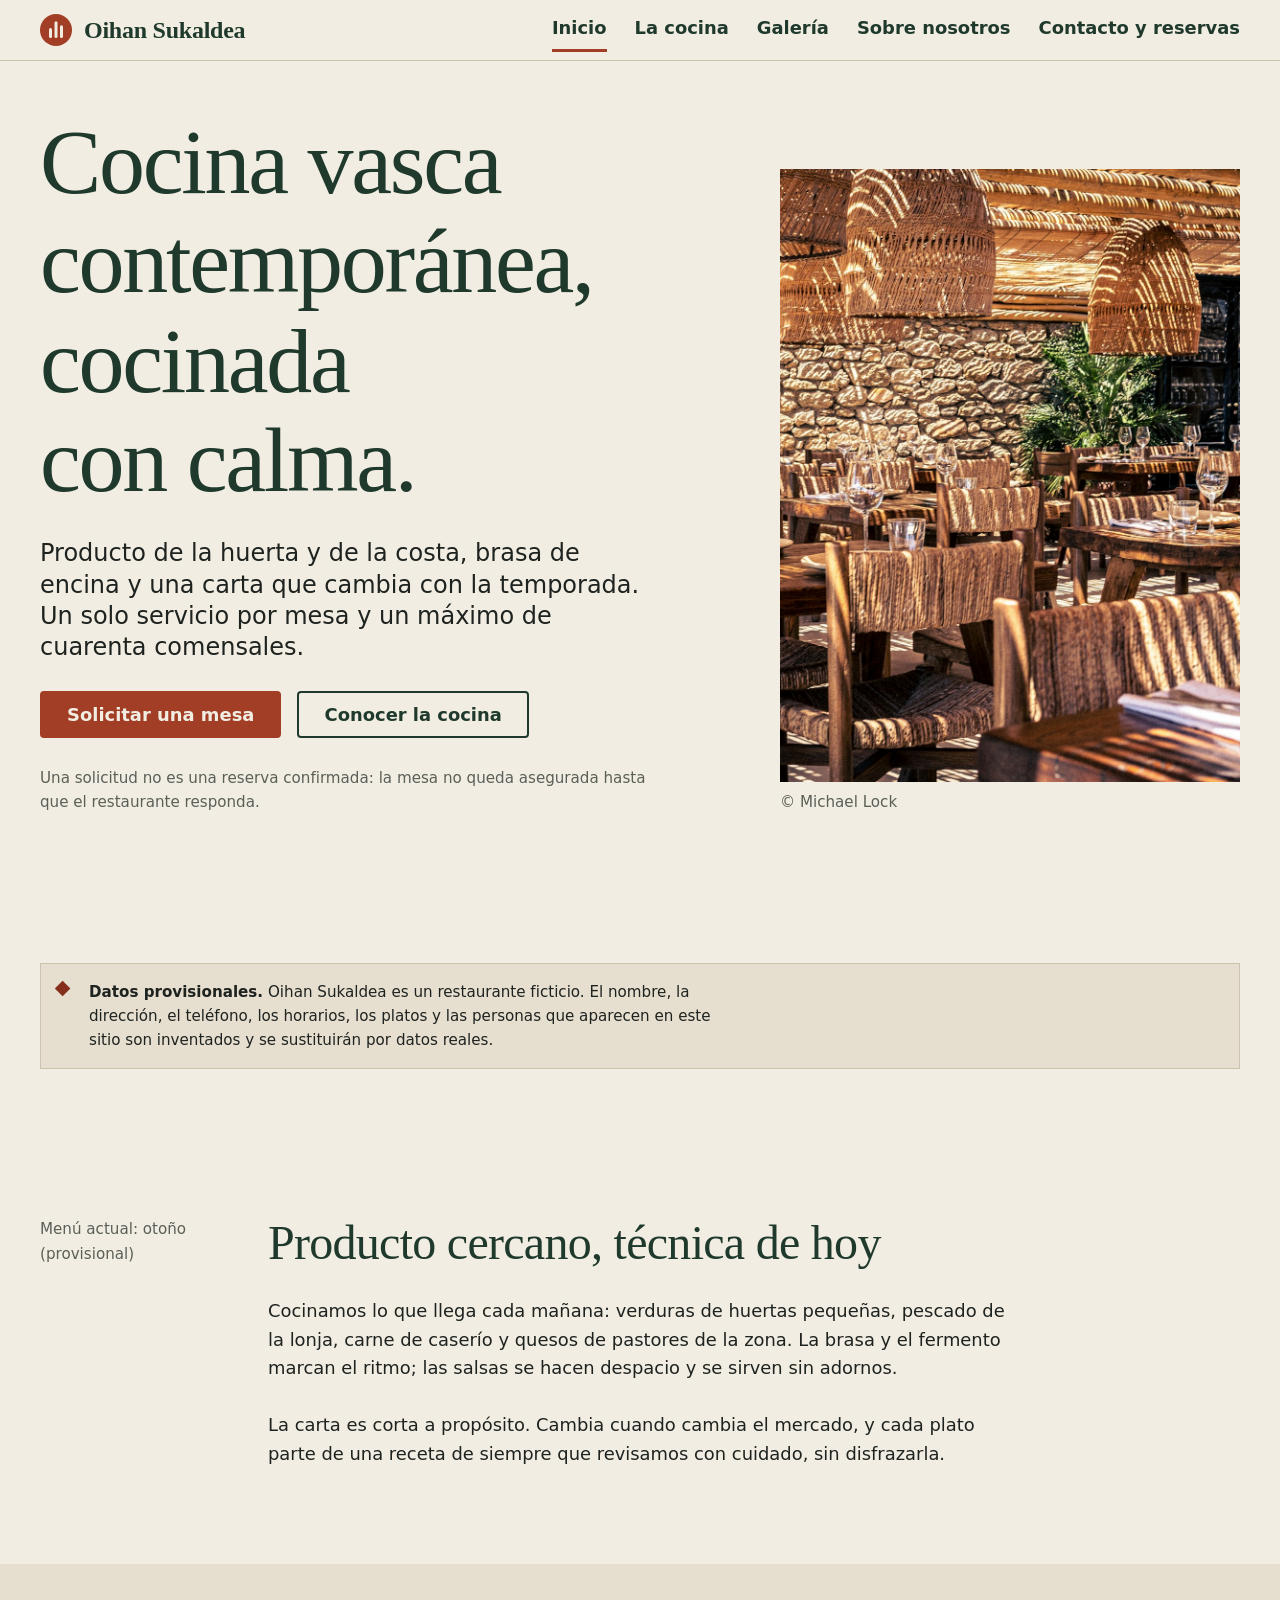
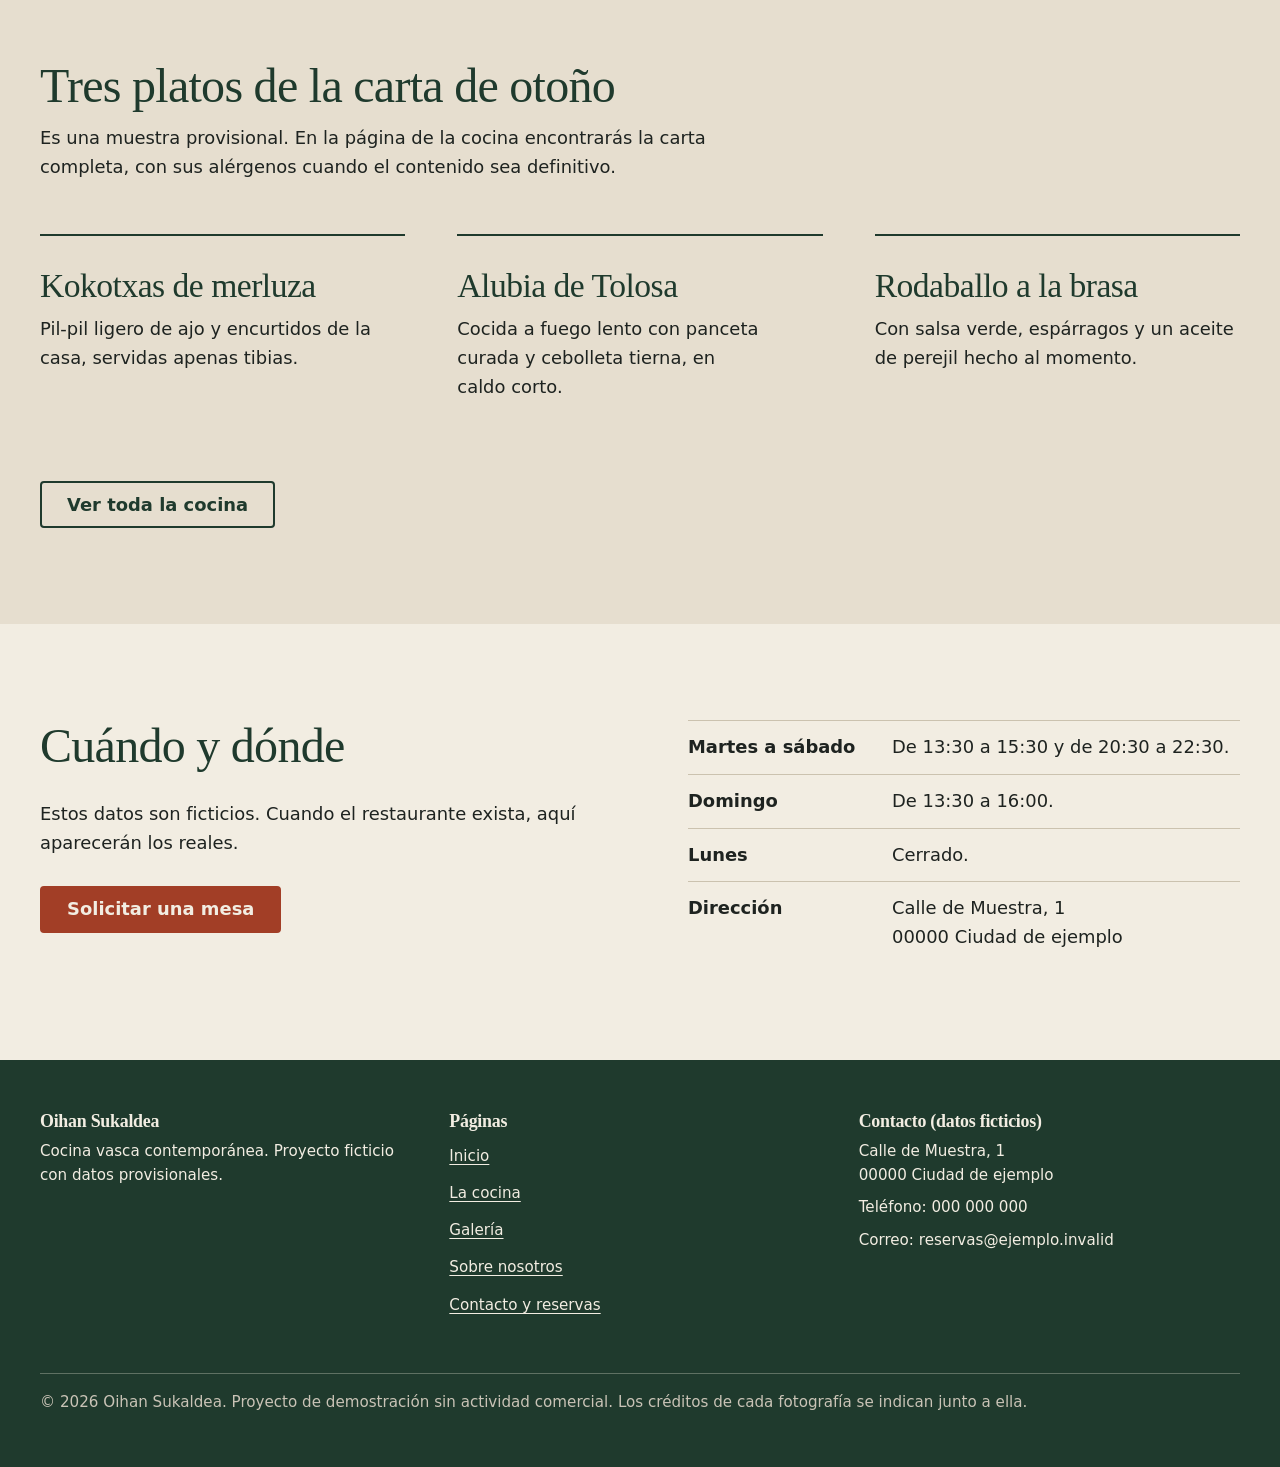
<file: index.html>
<!DOCTYPE html>
<html lang="es" class="no-js">
<head>
  <meta charset="utf-8">
  <meta name="viewport" content="width=device-width, initial-scale=1">
  <title>Inicio | Oihan Sukaldea, cocina vasca contemporánea</title>
  <meta name="description" content="Oihan Sukaldea es un restaurante ficticio de cocina vasca contemporánea. Proyecto de demostración con datos provisionales.">
  <meta name="theme-color" content="#f2ede2">
  <meta property="og:type" content="website">
  <meta property="og:locale" content="es_ES">
  <meta property="og:title" content="Oihan Sukaldea, cocina vasca contemporánea">
  <meta property="og:description" content="Restaurante ficticio de cocina vasca contemporánea. Proyecto de demostración con datos provisionales.">
  <link rel="icon" type="image/svg+xml" href="assets/images/ui/favicon.svg">
  <script>document.documentElement.className = 'js';</script>
  <link rel="stylesheet" href="css/reset.css">
  <link rel="stylesheet" href="css/styles.css">
  <script src="js/main.js" defer onerror="document.documentElement.className = 'no-js'"></script>
</head>
<body>
  <a class="skip-link" href="#contenido">Saltar al contenido</a>

  <header class="site-header">
    <div class="site-header__inner container">
      <a class="site-header__brand" href="index.html">
        <img class="site-header__mark" src="assets/images/ui/logo.svg" alt="" width="32" height="32">
        <span lang="eu">Oihan Sukaldea</span>
      </a>
      <nav class="site-nav" aria-label="Principal">
        <button class="site-nav__toggle" type="button" aria-expanded="false" aria-controls="menu-principal">
          <span class="site-nav__toggle-icon" aria-hidden="true"></span>
          <span>Menú</span>
        </button>
        <ul class="site-nav__list" id="menu-principal" role="list">
          <li class="site-nav__item"><a class="site-nav__link" href="index.html" aria-current="page">Inicio</a></li>
          <li class="site-nav__item"><a class="site-nav__link" href="cocina.html">La cocina</a></li>
          <li class="site-nav__item"><a class="site-nav__link" href="galeria.html">Galería</a></li>
          <li class="site-nav__item"><a class="site-nav__link" href="sobre-nosotros.html">Sobre nosotros</a></li>
          <li class="site-nav__item"><a class="site-nav__link" href="contacto.html">Contacto y reservas</a></li>
        </ul>
      </nav>
    </div>
  </header>

  <main id="contenido" tabindex="-1">

    <section class="hero" aria-labelledby="titulo-principal">
      <div class="hero__inner container">
        <div class="stack stack--m">
          <h1 class="hero__title" id="titulo-principal">Cocina vasca contemporánea, cocinada con calma.</h1>
          <p class="lede">Producto de la huerta y de la costa, brasa de encina y una carta que cambia con la temporada. Un solo servicio por mesa y un máximo de cuarenta comensales.</p>
          <div class="cluster">
            <a class="button button--primary" href="contacto.html#reserva">Solicitar una mesa</a>
            <a class="button button--secondary" href="cocina.html">Conocer la cocina</a>
          </div>
          <p class="hero__note">Una solicitud no es una reserva confirmada: la mesa no queda asegurada hasta que el restaurante responda.</p>
        </div>

        <figure class="hero__media">
          <div class="media media--portrait">
            <img class="media__img" src="assets/images/sala.jpg" alt="Sala de restaurante con mesas de madera y pared de piedra" width="900" height="1200">
          </div>
          <figcaption class="figure__caption"> &copy; Michael Lock</figcaption>
        </figure>
      </div>
    </section>

    <section class="section section--tight container" aria-label="Aviso sobre los datos del sitio">
      <div class="notice">
        <p><span class="notice__title">Datos provisionales.</span> Oihan Sukaldea es un restaurante ficticio. El nombre, la dirección, el teléfono, los horarios, los platos y las personas que aparecen en este sitio son inventados y se sustituirán por datos reales.</p>
      </div>
    </section>

    <section class="section" aria-labelledby="titulo-filosofia">
      <div class="container">
        <div class="editorial">
          <p class="editorial__rail">Menú actual: otoño (provisional)</p>
          <div class="stack stack--m">
            <h2 id="titulo-filosofia">Producto cercano, técnica de hoy</h2>
            <p>Cocinamos lo que llega cada mañana: verduras de huertas pequeñas, pescado de la lonja, carne de caserío y quesos de pastores de la zona. La brasa y el fermento marcan el ritmo; las salsas se hacen despacio y se sirven sin adornos.</p>
            <p>La carta es corta a propósito. Cambia cuando cambia el mercado, y cada plato parte de una receta de siempre que revisamos con cuidado, sin disfrazarla.</p>
          </div>
        </div>
      </div>
    </section>

    <section class="section surface surface--sand" aria-labelledby="titulo-platos">
      <div class="container stack stack--l">
        <div class="stack stack--xs">
          <h2 id="titulo-platos">Tres platos de la carta de otoño</h2>
          <p>Es una muestra provisional. En la página de la cocina encontrarás la carta completa, con sus alérgenos cuando el contenido sea definitivo.</p>
        </div>
        <ul class="dish-list" role="list">
          <li>
            <article class="dish">
              <h3 class="dish__name">Kokotxas de merluza</h3>
              <p>Pil-pil ligero de ajo y encurtidos de la casa, servidas apenas tibias.</p>
            </article>
          </li>
          <li>
            <article class="dish">
              <h3 class="dish__name">Alubia de Tolosa</h3>
              <p>Cocida a fuego lento con panceta curada y cebolleta tierna, en caldo corto.</p>
            </article>
          </li>
          <li>
            <article class="dish">
              <h3 class="dish__name">Rodaballo a la brasa</h3>
              <p>Con salsa verde, espárragos y un aceite de perejil hecho al momento.</p>
            </article>
          </li>
        </ul>
        <p><a class="button button--secondary" href="cocina.html">Ver toda la cocina</a></p>
      </div>
    </section>

    <section class="section" aria-labelledby="titulo-horario">
      <div class="container split">
        <div class="stack stack--m">
          <h2 id="titulo-horario">Cuándo y dónde</h2>
          <p>Estos datos son ficticios. Cuando el restaurante exista, aquí aparecerán los reales.</p>
          <p><a class="button button--primary" href="contacto.html#reserva">Solicitar una mesa</a></p>
        </div>
        <dl class="facts">
          <div class="facts__row">
            <dt class="facts__term">Martes a sábado</dt>
            <dd class="facts__desc">De 13:30 a 15:30 y de 20:30 a 22:30.</dd>
          </div>
          <div class="facts__row">
            <dt class="facts__term">Domingo</dt>
            <dd class="facts__desc">De 13:30 a 16:00.</dd>
          </div>
          <div class="facts__row">
            <dt class="facts__term">Lunes</dt>
            <dd class="facts__desc">Cerrado.</dd>
          </div>
          <div class="facts__row">
            <dt class="facts__term">Dirección</dt>
            <dd class="facts__desc"><address>Calle de Muestra, 1<br>00000 Ciudad de ejemplo</address></dd>
          </div>
        </dl>
      </div>
    </section>

  </main>

  <footer class="site-footer surface surface--forest">
    <div class="container">
      <div class="site-footer__grid">
        <div class="stack stack--2xs">
          <h2 class="site-footer__heading" lang="eu">Oihan Sukaldea</h2>
          <p>Cocina vasca contemporánea. Proyecto ficticio con datos provisionales.</p>
        </div>
        <nav aria-labelledby="pie-paginas">
          <h2 class="site-footer__heading" id="pie-paginas">Páginas</h2>
          <ul class="site-footer__list" role="list">
            <li><a class="site-footer__link" href="index.html" aria-current="page">Inicio</a></li>
            <li><a class="site-footer__link" href="cocina.html">La cocina</a></li>
            <li><a class="site-footer__link" href="galeria.html">Galería</a></li>
            <li><a class="site-footer__link" href="sobre-nosotros.html">Sobre nosotros</a></li>
            <li><a class="site-footer__link" href="contacto.html">Contacto y reservas</a></li>
          </ul>
        </nav>
        <div class="stack stack--2xs">
          <h2 class="site-footer__heading">Contacto (datos ficticios)</h2>
          <address>Calle de Muestra, 1<br>00000 Ciudad de ejemplo</address>
          <p>Teléfono: 000 000 000</p>
          <p>Correo: reservas@ejemplo.invalid</p>
        </div>
      </div>
      <p class="site-footer__legal">© 2026 Oihan Sukaldea. Proyecto de demostración sin actividad comercial. Los créditos de cada fotografía se indican junto a ella.</p>
    </div>
  </footer>
</body>
</html>
</file>
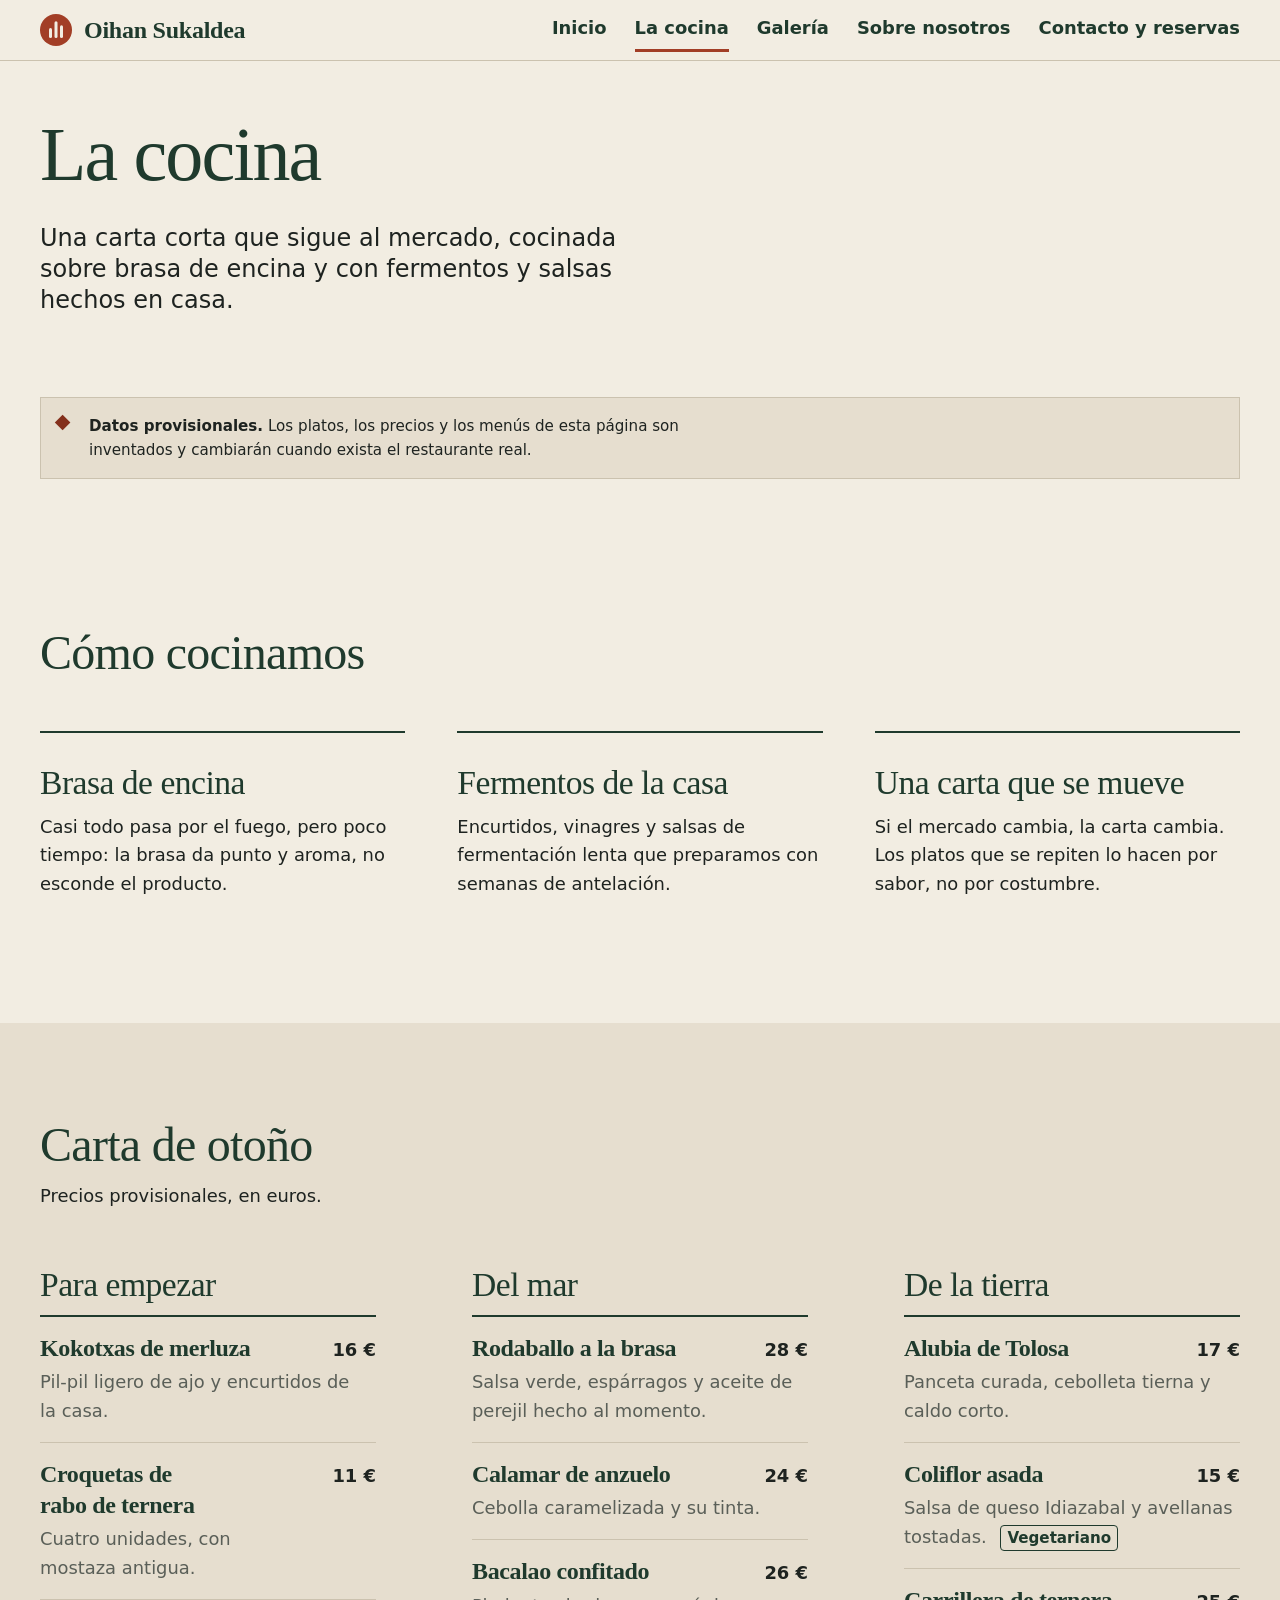
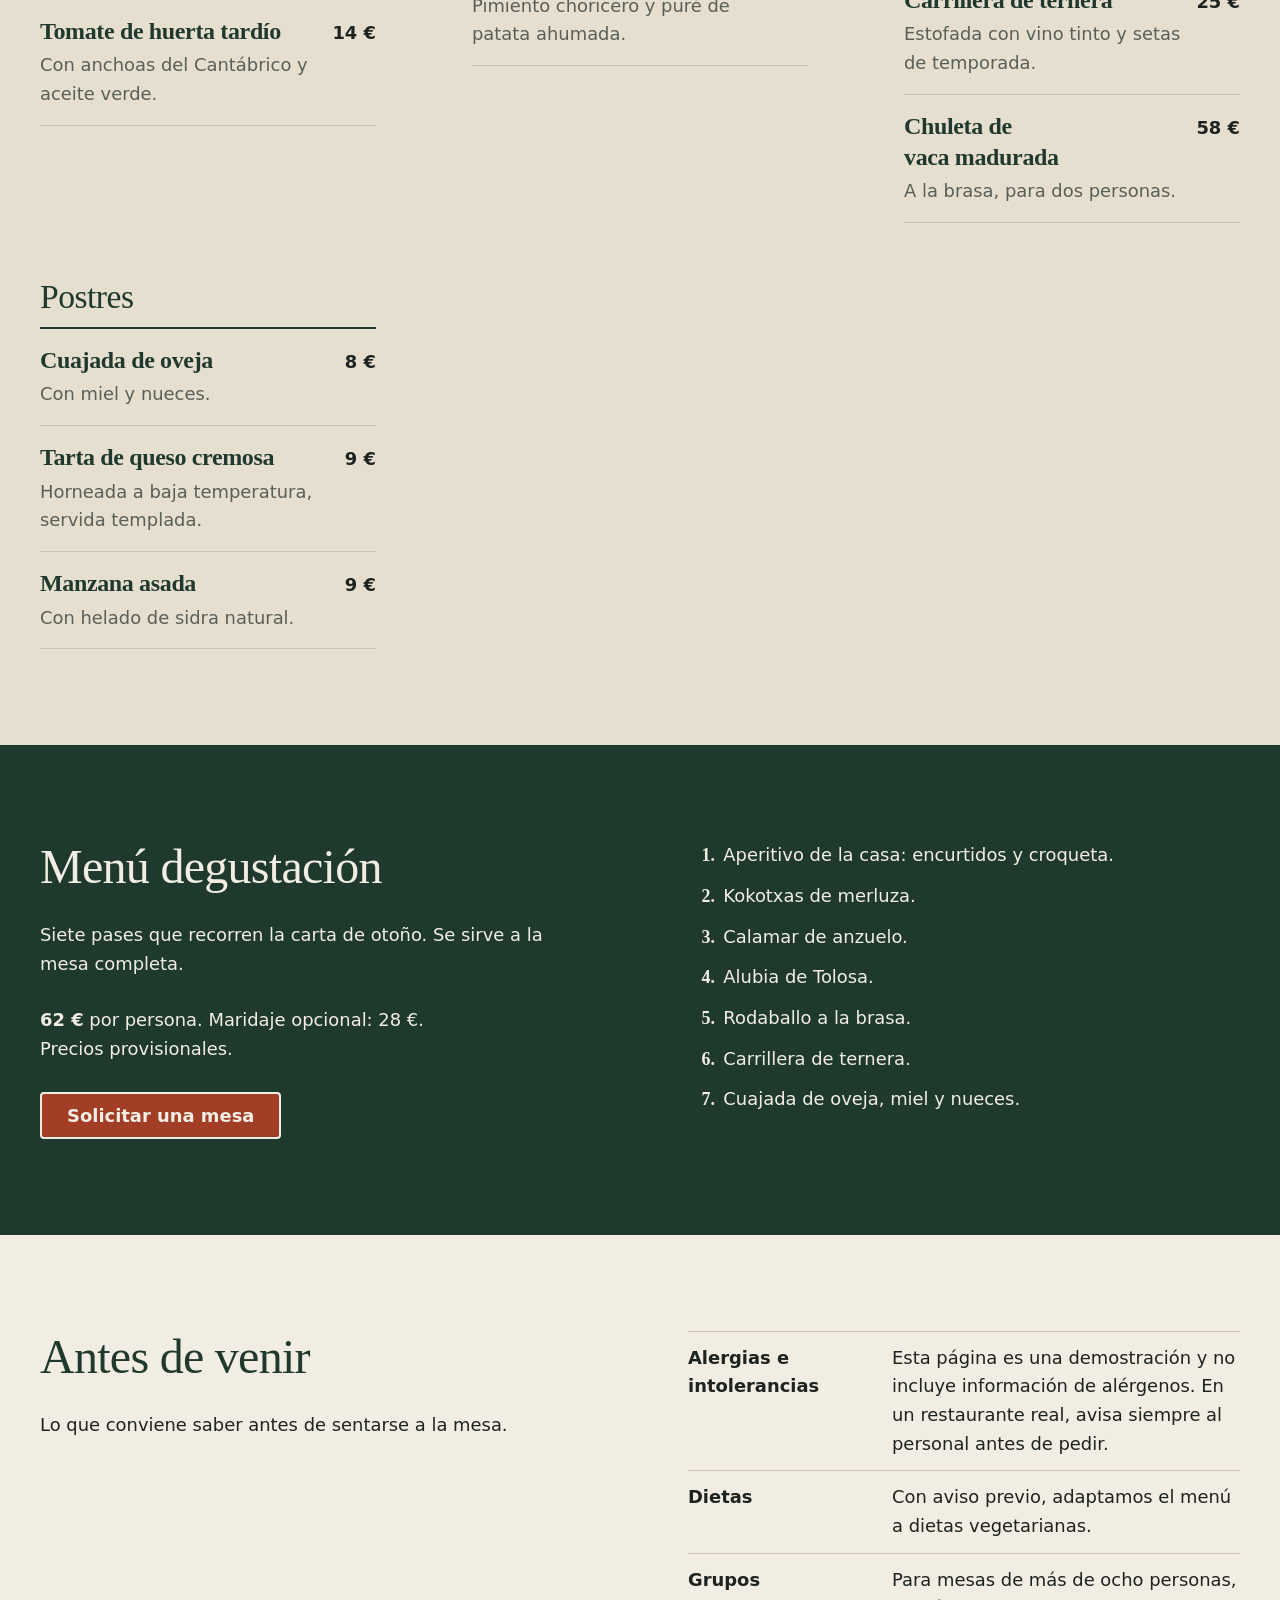
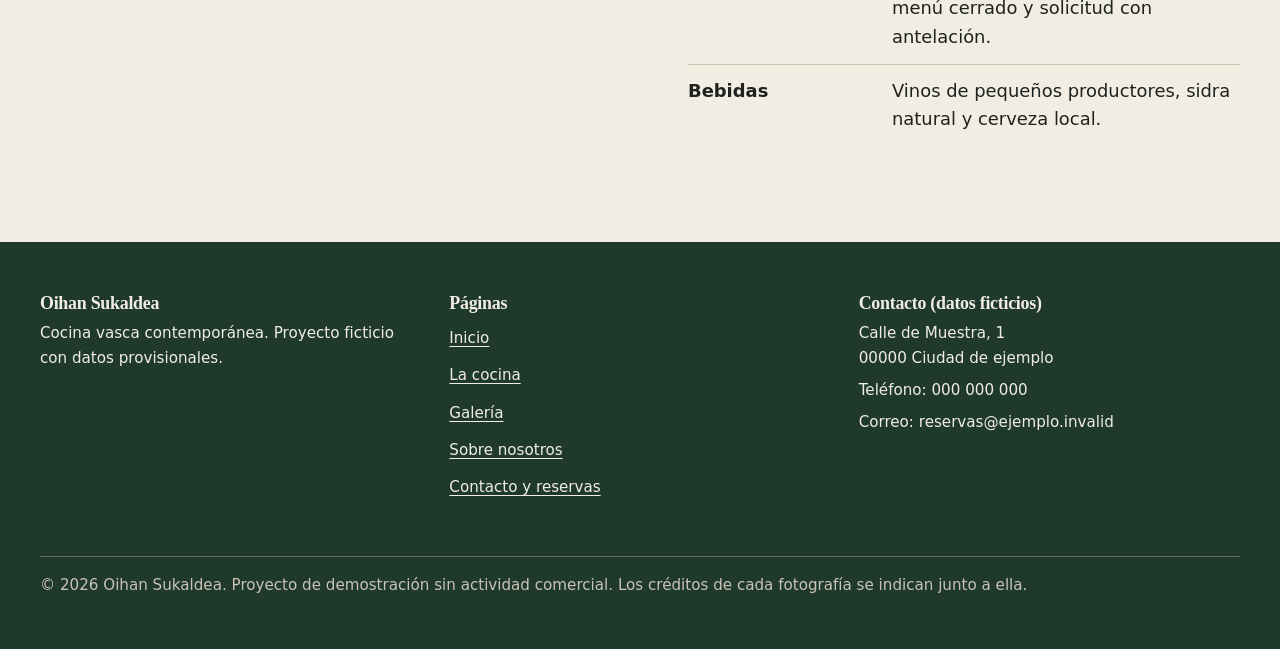
<file: cocina.html>
<!DOCTYPE html>
<html lang="es" class="no-js">
<head>
  <meta charset="utf-8">
  <meta name="viewport" content="width=device-width, initial-scale=1">
  <title>La cocina | Oihan Sukaldea</title>
  <meta name="description" content="Carta de otoño y menú degustación de Oihan Sukaldea, restaurante ficticio de cocina vasca contemporánea. Platos y precios provisionales.">
  <meta name="theme-color" content="#f2ede2">
  <meta property="og:type" content="website">
  <meta property="og:locale" content="es_ES">
  <meta property="og:title" content="La cocina | Oihan Sukaldea">
  <meta property="og:description" content="Carta de otoño y menú degustación de un restaurante ficticio de cocina vasca contemporánea. Datos provisionales.">
  <link rel="icon" type="image/svg+xml" href="assets/images/ui/favicon.svg">
  <script>document.documentElement.className = 'js';</script>
  <link rel="stylesheet" href="css/reset.css">
  <link rel="stylesheet" href="css/styles.css">
  <script src="js/main.js" defer onerror="document.documentElement.className = 'no-js'"></script>
</head>
<body>
  <a class="skip-link" href="#contenido">Saltar al contenido</a>

  <header class="site-header">
    <div class="site-header__inner container">
      <a class="site-header__brand" href="index.html">
        <img class="site-header__mark" src="assets/images/ui/logo.svg" alt="" width="32" height="32">
        <span lang="eu">Oihan Sukaldea</span>
      </a>
      <nav class="site-nav" aria-label="Principal">
        <button class="site-nav__toggle" type="button" aria-expanded="false" aria-controls="menu-principal">
          <span class="site-nav__toggle-icon" aria-hidden="true"></span>
          <span>Menú</span>
        </button>
        <ul class="site-nav__list" id="menu-principal" role="list">
          <li class="site-nav__item"><a class="site-nav__link" href="index.html">Inicio</a></li>
          <li class="site-nav__item"><a class="site-nav__link" href="cocina.html" aria-current="page">La cocina</a></li>
          <li class="site-nav__item"><a class="site-nav__link" href="galeria.html">Galería</a></li>
          <li class="site-nav__item"><a class="site-nav__link" href="sobre-nosotros.html">Sobre nosotros</a></li>
          <li class="site-nav__item"><a class="site-nav__link" href="contacto.html">Contacto y reservas</a></li>
        </ul>
      </nav>
    </div>
  </header>

  <main id="contenido" tabindex="-1">
    <header class="page-header">
      <div class="container stack stack--m">
        <h1 class="page-header__title">La cocina</h1>
        <p class="lede">Una carta corta que sigue al mercado, cocinada sobre brasa de encina y con fermentos y salsas hechos en casa.</p>
      </div>
    </header>

    <section class="section section--tight container" aria-label="Aviso sobre los datos de esta página">
      <div class="notice">
        <p><span class="notice__title">Datos provisionales.</span> Los platos, los precios y los menús de esta página son inventados y cambiarán cuando exista el restaurante real.</p>
      </div>
    </section>

    <section class="section" aria-labelledby="titulo-como-cocinamos">
      <div class="container stack stack--l">
        <h2 id="titulo-como-cocinamos">Cómo cocinamos</h2>
        <ul class="topic-list" role="list">
          <li>
            <article class="topic">
              <h3 class="topic__title">Brasa de encina</h3>
              <p>Casi todo pasa por el fuego, pero poco tiempo: la brasa da punto y aroma, no esconde el producto.</p>
            </article>
          </li>
          <li>
            <article class="topic">
              <h3 class="topic__title">Fermentos de la casa</h3>
              <p>Encurtidos, vinagres y salsas de fermentación lenta que preparamos con semanas de antelación.</p>
            </article>
          </li>
          <li>
            <article class="topic">
              <h3 class="topic__title">Una carta que se mueve</h3>
              <p>Si el mercado cambia, la carta cambia. Los platos que se repiten lo hacen por sabor, no por costumbre.</p>
            </article>
          </li>
        </ul>
      </div>
    </section>

    <section class="section surface surface--sand" aria-labelledby="titulo-carta">
      <div class="container stack stack--l">
        <div class="stack stack--xs">
          <h2 id="titulo-carta">Carta de otoño</h2>
          <p>Precios provisionales, en euros.</p>
        </div>

        <div class="menu-groups">
          <div class="menu-group">
            <h3 class="menu-group__title" id="carta-empezar">Para empezar</h3>
            <ul role="list" aria-labelledby="carta-empezar">
              <li class="menu-item">
                <div class="menu-item__head">
                  <h4 class="menu-item__name">Kokotxas de merluza</h4>
                  <p class="menu-item__price">16&nbsp;€</p>
                </div>
                <p class="menu-item__desc">Pil-pil ligero de ajo y encurtidos de la casa.</p>
              </li>
              <li class="menu-item">
                <div class="menu-item__head">
                  <h4 class="menu-item__name">Croquetas de rabo de ternera</h4>
                  <p class="menu-item__price">11&nbsp;€</p>
                </div>
                <p class="menu-item__desc">Cuatro unidades, con mostaza antigua.</p>
              </li>
              <li class="menu-item">
                <div class="menu-item__head">
                  <h4 class="menu-item__name">Tomate de huerta tardío</h4>
                  <p class="menu-item__price">14&nbsp;€</p>
                </div>
                <p class="menu-item__desc">Con anchoas del Cantábrico y aceite verde.</p>
              </li>
            </ul>
          </div>

          <div class="menu-group">
            <h3 class="menu-group__title" id="carta-mar">Del mar</h3>
            <ul role="list" aria-labelledby="carta-mar">
              <li class="menu-item">
                <div class="menu-item__head">
                  <h4 class="menu-item__name">Rodaballo a la brasa</h4>
                  <p class="menu-item__price">28&nbsp;€</p>
                </div>
                <p class="menu-item__desc">Salsa verde, espárragos y aceite de perejil hecho al momento.</p>
              </li>
              <li class="menu-item">
                <div class="menu-item__head">
                  <h4 class="menu-item__name">Calamar de anzuelo</h4>
                  <p class="menu-item__price">24&nbsp;€</p>
                </div>
                <p class="menu-item__desc">Cebolla caramelizada y su tinta.</p>
              </li>
              <li class="menu-item">
                <div class="menu-item__head">
                  <h4 class="menu-item__name">Bacalao confitado</h4>
                  <p class="menu-item__price">26&nbsp;€</p>
                </div>
                <p class="menu-item__desc">Pimiento choricero y puré de patata ahumada.</p>
              </li>
            </ul>
          </div>

          <div class="menu-group">
            <h3 class="menu-group__title" id="carta-tierra">De la tierra</h3>
            <ul role="list" aria-labelledby="carta-tierra">
              <li class="menu-item">
                <div class="menu-item__head">
                  <h4 class="menu-item__name">Alubia de Tolosa</h4>
                  <p class="menu-item__price">17&nbsp;€</p>
                </div>
                <p class="menu-item__desc">Panceta curada, cebolleta tierna y caldo corto.</p>
              </li>
              <li class="menu-item">
                <div class="menu-item__head">
                  <h4 class="menu-item__name">Coliflor asada</h4>
                  <p class="menu-item__price">15&nbsp;€</p>
                </div>
                <p class="menu-item__desc">Salsa de queso Idiazabal y avellanas tostadas. <span class="menu-item__tag">Vegetariano</span></p>
              </li>
              <li class="menu-item">
                <div class="menu-item__head">
                  <h4 class="menu-item__name">Carrillera de ternera</h4>
                  <p class="menu-item__price">25&nbsp;€</p>
                </div>
                <p class="menu-item__desc">Estofada con vino tinto y setas de temporada.</p>
              </li>
              <li class="menu-item">
                <div class="menu-item__head">
                  <h4 class="menu-item__name">Chuleta de vaca madurada</h4>
                  <p class="menu-item__price">58&nbsp;€</p>
                </div>
                <p class="menu-item__desc">A la brasa, para dos personas.</p>
              </li>
            </ul>
          </div>

          <div class="menu-group">
            <h3 class="menu-group__title" id="carta-postres">Postres</h3>
            <ul role="list" aria-labelledby="carta-postres">
              <li class="menu-item">
                <div class="menu-item__head">
                  <h4 class="menu-item__name">Cuajada de oveja</h4>
                  <p class="menu-item__price">8&nbsp;€</p>
                </div>
                <p class="menu-item__desc">Con miel y nueces.</p>
              </li>
              <li class="menu-item">
                <div class="menu-item__head">
                  <h4 class="menu-item__name">Tarta de queso cremosa</h4>
                  <p class="menu-item__price">9&nbsp;€</p>
                </div>
                <p class="menu-item__desc">Horneada a baja temperatura, servida templada.</p>
              </li>
              <li class="menu-item">
                <div class="menu-item__head">
                  <h4 class="menu-item__name">Manzana asada</h4>
                  <p class="menu-item__price">9&nbsp;€</p>
                </div>
                <p class="menu-item__desc">Con helado de sidra natural.</p>
              </li>
            </ul>
          </div>
        </div>
      </div>
    </section>

    <section class="section surface surface--forest" aria-labelledby="titulo-degustacion">
      <div class="container split">
        <div class="stack stack--m">
          <h2 id="titulo-degustacion">Menú degustación</h2>
          <p>Siete pases que recorren la carta de otoño. Se sirve a la mesa completa.</p>
          <p><strong>62&nbsp;€</strong> por persona. Maridaje opcional: 28&nbsp;€. Precios provisionales.</p>
          <p><a class="button button--primary" href="contacto.html#reserva">Solicitar una mesa</a></p>
        </div>
        <ol class="courses">
          <li>Aperitivo de la casa: encurtidos y croqueta.</li>
          <li>Kokotxas de merluza.</li>
          <li>Calamar de anzuelo.</li>
          <li>Alubia de Tolosa.</li>
          <li>Rodaballo a la brasa.</li>
          <li>Carrillera de ternera.</li>
          <li>Cuajada de oveja, miel y nueces.</li>
        </ol>
      </div>
    </section>

    <section class="section" aria-labelledby="titulo-antes-de-venir">
      <div class="container split">
        <div class="stack stack--m">
          <h2 id="titulo-antes-de-venir">Antes de venir</h2>
          <p>Lo que conviene saber antes de sentarse a la mesa.</p>
        </div>
        <dl class="facts">
          <div class="facts__row">
            <dt class="facts__term">Alergias e intolerancias</dt>
            <dd class="facts__desc">Esta página es una demostración y no incluye información de alérgenos. En un restaurante real, avisa siempre al personal antes de pedir.</dd>
          </div>
          <div class="facts__row">
            <dt class="facts__term">Dietas</dt>
            <dd class="facts__desc">Con aviso previo, adaptamos el menú a dietas vegetarianas.</dd>
          </div>
          <div class="facts__row">
            <dt class="facts__term">Grupos</dt>
            <dd class="facts__desc">Para mesas de más de ocho personas, menú cerrado y solicitud con antelación.</dd>
          </div>
          <div class="facts__row">
            <dt class="facts__term">Bebidas</dt>
            <dd class="facts__desc">Vinos de pequeños productores, sidra natural y cerveza local.</dd>
          </div>
        </dl>
      </div>
    </section>
  </main>

  <footer class="site-footer surface surface--forest">
    <div class="container">
      <div class="site-footer__grid">
        <div class="stack stack--2xs">
          <h2 class="site-footer__heading" lang="eu">Oihan Sukaldea</h2>
          <p>Cocina vasca contemporánea. Proyecto ficticio con datos provisionales.</p>
        </div>
        <nav aria-labelledby="pie-paginas">
          <h2 class="site-footer__heading" id="pie-paginas">Páginas</h2>
          <ul class="site-footer__list" role="list">
            <li><a class="site-footer__link" href="index.html">Inicio</a></li>
            <li><a class="site-footer__link" href="cocina.html" aria-current="page">La cocina</a></li>
            <li><a class="site-footer__link" href="galeria.html">Galería</a></li>
            <li><a class="site-footer__link" href="sobre-nosotros.html">Sobre nosotros</a></li>
            <li><a class="site-footer__link" href="contacto.html">Contacto y reservas</a></li>
          </ul>
        </nav>
        <div class="stack stack--2xs">
          <h2 class="site-footer__heading">Contacto (datos ficticios)</h2>
          <address>Calle de Muestra, 1<br>00000 Ciudad de ejemplo</address>
          <p>Teléfono: 000 000 000</p>
          <p>Correo: reservas@ejemplo.invalid</p>
        </div>
      </div>
      <p class="site-footer__legal">© 2026 Oihan Sukaldea. Proyecto de demostración sin actividad comercial. Los créditos de cada fotografía se indican junto a ella.</p>
    </div>
  </footer>
</body>
</html>
</file>
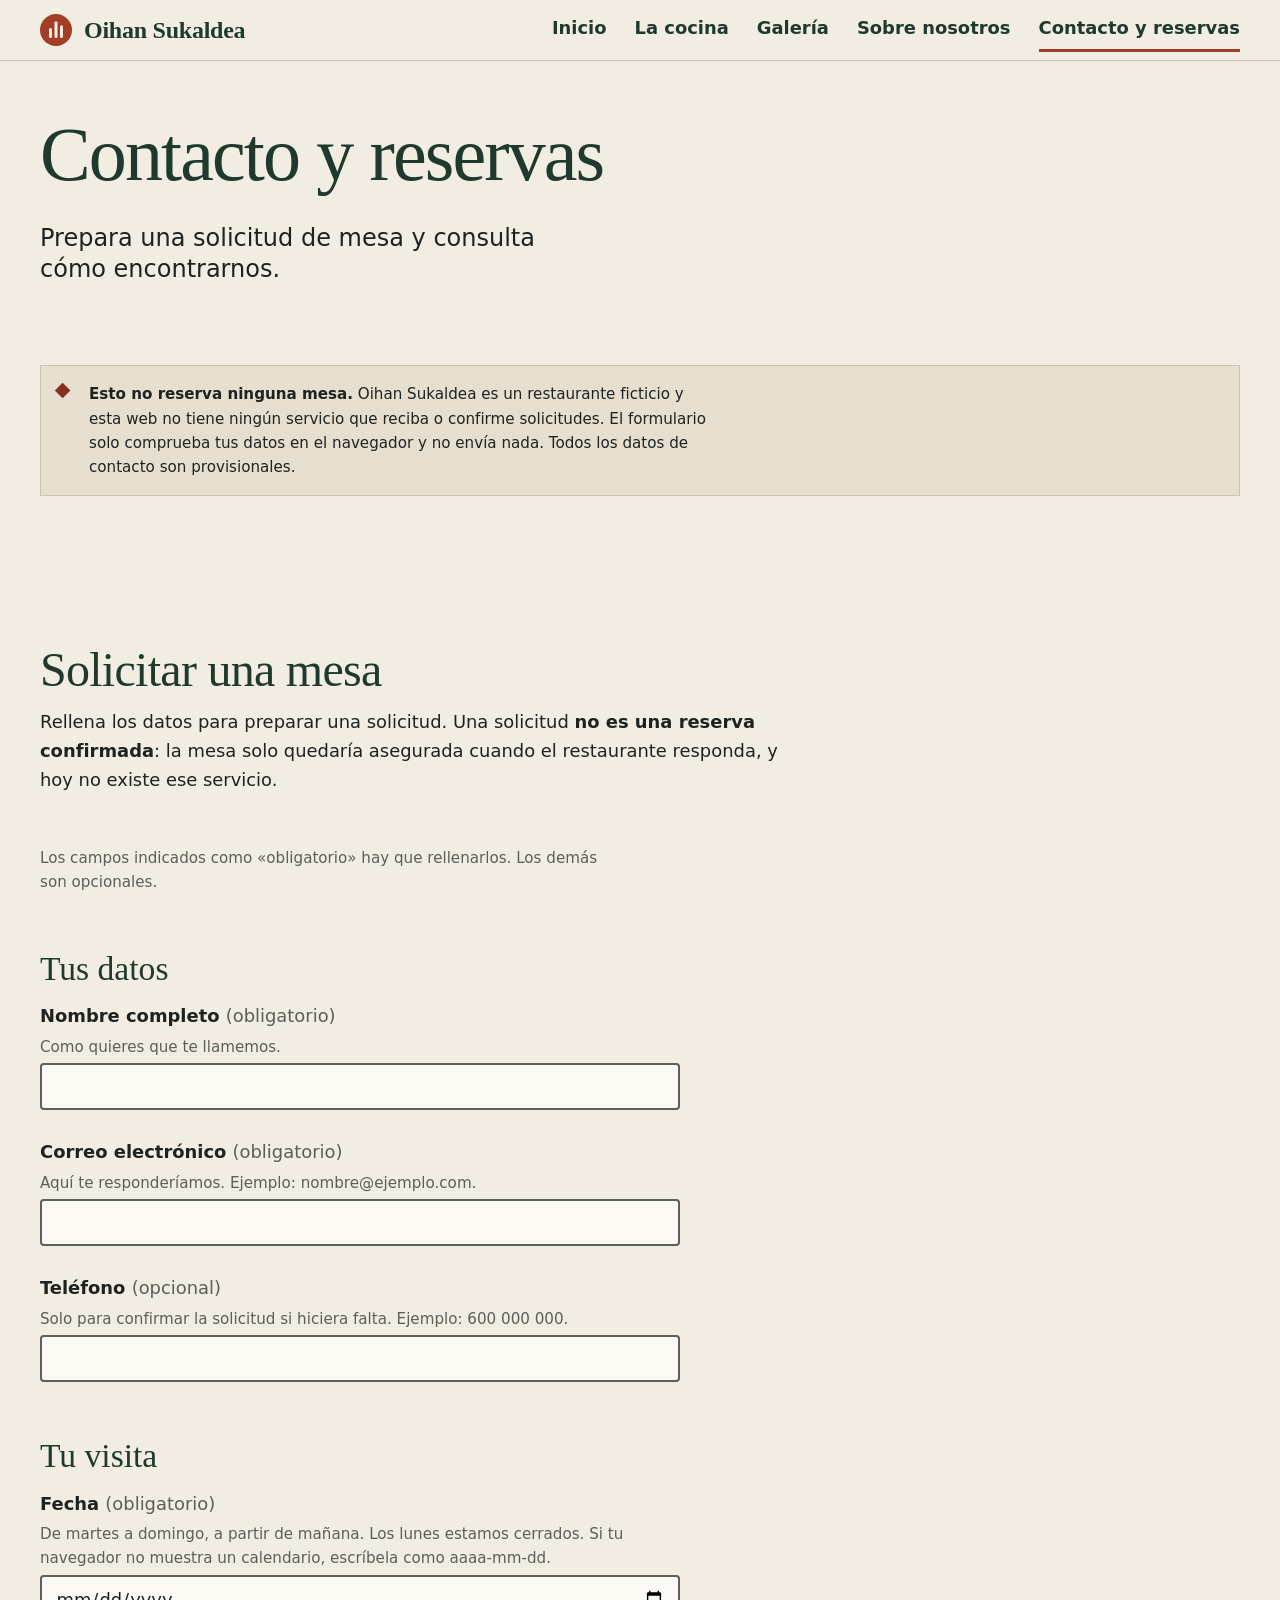
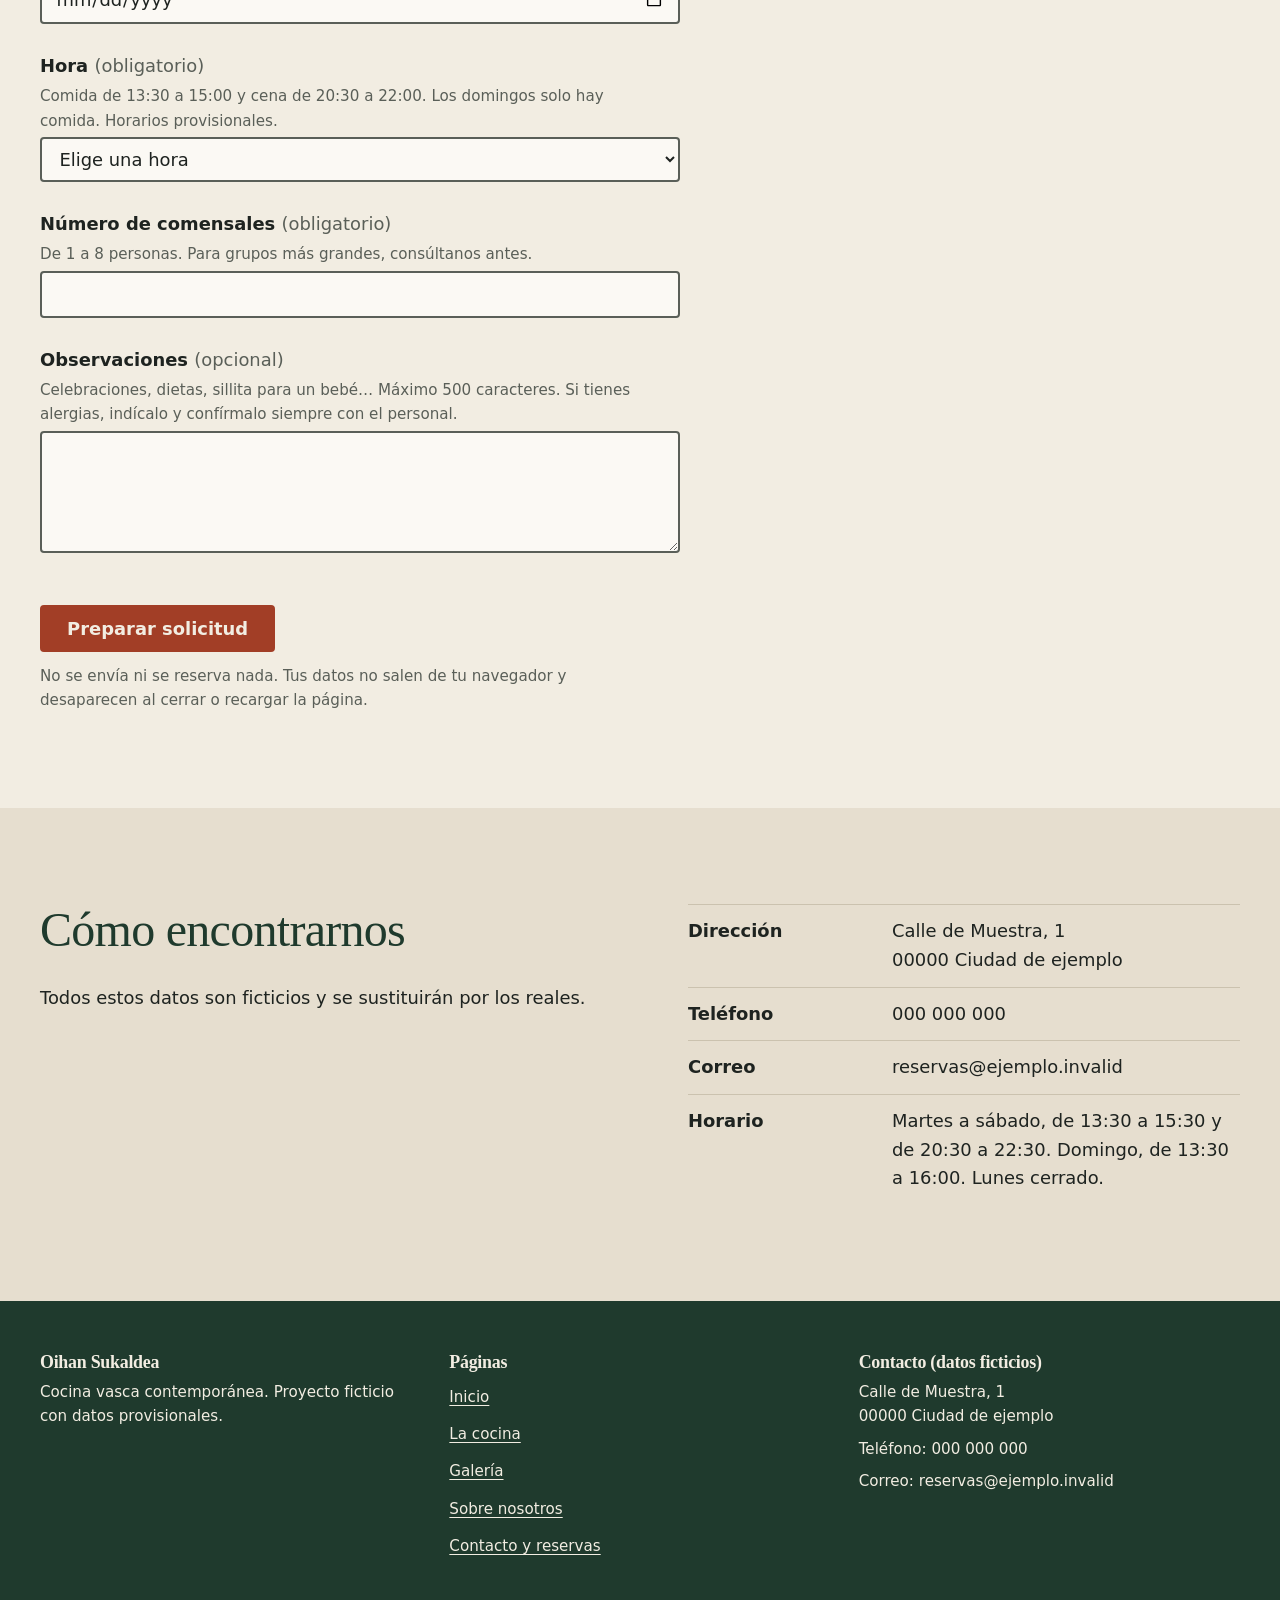
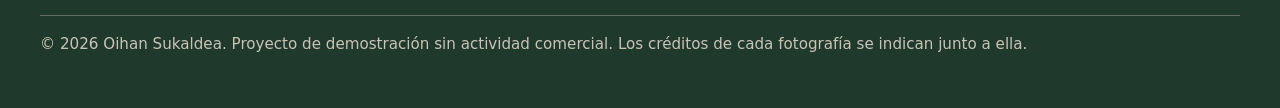
<file: contacto.html>
<!DOCTYPE html>
<html lang="es" class="no-js">
<head>
  <meta charset="utf-8">
  <meta name="viewport" content="width=device-width, initial-scale=1">
  <title>Contacto y reservas | Oihan Sukaldea</title>
  <meta name="description" content="Prepara una solicitud de mesa en Oihan Sukaldea, restaurante ficticio de cocina vasca contemporánea. Una solicitud no es una reserva confirmada.">
  <meta name="theme-color" content="#f2ede2">
  <meta property="og:type" content="website">
  <meta property="og:locale" content="es_ES">
  <meta property="og:title" content="Contacto y reservas | Oihan Sukaldea">
  <meta property="og:description" content="Solicitud de mesa y datos de contacto de un restaurante ficticio. No es una reserva confirmada.">
  <link rel="icon" type="image/svg+xml" href="assets/images/ui/favicon.svg">
  <script>document.documentElement.className = 'js';</script>
  <link rel="stylesheet" href="css/reset.css">
  <link rel="stylesheet" href="css/styles.css">
  <script src="js/main.js" defer onerror="document.documentElement.className = 'no-js'"></script>
  <script src="js/reservas.js" defer></script>
</head>
<body>
  <a class="skip-link" href="#contenido">Saltar al contenido</a>

  <header class="site-header">
    <div class="site-header__inner container">
      <a class="site-header__brand" href="index.html">
        <img class="site-header__mark" src="assets/images/ui/logo.svg" alt="" width="32" height="32">
        <span lang="eu">Oihan Sukaldea</span>
      </a>
      <nav class="site-nav" aria-label="Principal">
        <button class="site-nav__toggle" type="button" aria-expanded="false" aria-controls="menu-principal">
          <span class="site-nav__toggle-icon" aria-hidden="true"></span>
          <span>Menú</span>
        </button>
        <ul class="site-nav__list" id="menu-principal" role="list">
          <li class="site-nav__item"><a class="site-nav__link" href="index.html">Inicio</a></li>
          <li class="site-nav__item"><a class="site-nav__link" href="cocina.html">La cocina</a></li>
          <li class="site-nav__item"><a class="site-nav__link" href="galeria.html">Galería</a></li>
          <li class="site-nav__item"><a class="site-nav__link" href="sobre-nosotros.html">Sobre nosotros</a></li>
          <li class="site-nav__item"><a class="site-nav__link" href="contacto.html" aria-current="page">Contacto y reservas</a></li>
        </ul>
      </nav>
    </div>
  </header>

  <main id="contenido" tabindex="-1">
    <header class="page-header">
      <div class="container stack stack--m">
        <h1 class="page-header__title">Contacto y reservas</h1>
        <p class="lede">Prepara una solicitud de mesa y consulta cómo encontrarnos.</p>
      </div>
    </header>

    <section class="section section--tight container" aria-label="Aviso importante sobre las reservas">
      <div class="notice">
        <p><span class="notice__title">Esto no reserva ninguna mesa.</span> Oihan Sukaldea es un restaurante ficticio y esta web no tiene ningún servicio que reciba o confirme solicitudes. El formulario solo comprueba tus datos en el navegador y no envía nada. Todos los datos de contacto son provisionales.</p>
      </div>
    </section>

    <section class="section" id="reserva" aria-labelledby="titulo-reserva">
      <div class="container stack stack--l">
        <div class="stack stack--xs">
          <h2 id="titulo-reserva">Solicitar una mesa</h2>
          <p>Rellena los datos para preparar una solicitud. Una solicitud <strong>no es una reserva confirmada</strong>: la mesa solo quedaría asegurada cuando el restaurante responda, y hoy no existe ese servicio.</p>
        </div>

        <form class="form" id="form-reserva" action="contacto.html#resultado" method="get" aria-labelledby="titulo-reserva">
          <div class="error-summary" id="resumen-errores" role="group" aria-labelledby="resumen-titulo" tabindex="-1" hidden>
            <h3 class="error-summary__title" id="resumen-titulo">Hay datos por corregir</h3>
            <ul class="error-summary__list" role="list"></ul>
          </div>

          <p class="form__note">Los campos indicados como «obligatorio» hay que rellenarlos. Los demás son opcionales.</p>

          <fieldset class="form__group">
            <legend class="form__legend">Tus datos</legend>
            <div class="field">
              <label class="field__label" for="nombre">Nombre completo <span class="field__flag">(obligatorio)</span></label>
              <p class="field__hint" id="nombre-ayuda">Como quieres que te llamemos.</p>
              <input class="field__control" id="nombre" type="text" autocomplete="name" required minlength="2" aria-describedby="nombre-ayuda nombre-error">
              <p class="field__error" id="nombre-error" hidden></p>
            </div>
            <div class="field">
              <label class="field__label" for="email">Correo electrónico <span class="field__flag">(obligatorio)</span></label>
              <p class="field__hint" id="email-ayuda">Aquí te responderíamos. Ejemplo: nombre@ejemplo.com.</p>
              <input class="field__control" id="email" type="email" autocomplete="email" spellcheck="false" required aria-describedby="email-ayuda email-error">
              <p class="field__error" id="email-error" hidden></p>
            </div>
            <div class="field">
              <label class="field__label" for="telefono">Teléfono <span class="field__flag">(opcional)</span></label>
              <p class="field__hint" id="telefono-ayuda">Solo para confirmar la solicitud si hiciera falta. Ejemplo: 600 000 000.</p>
              <input class="field__control" id="telefono" type="tel" inputmode="tel" autocomplete="tel" aria-describedby="telefono-ayuda telefono-error">
              <p class="field__error" id="telefono-error" hidden></p>
            </div>
          </fieldset>

          <fieldset class="form__group">
            <legend class="form__legend">Tu visita</legend>
            <div class="field">
              <label class="field__label" for="fecha">Fecha <span class="field__flag">(obligatorio)</span></label>
              <p class="field__hint" id="fecha-ayuda">De martes a domingo, a partir de mañana. Los lunes estamos cerrados. Si tu navegador no muestra un calendario, escríbela como aaaa-mm-dd.</p>
              <input class="field__control" id="fecha" type="date" pattern="\d{4}-\d{2}-\d{2}" autocomplete="off" required aria-describedby="fecha-ayuda fecha-error">
              <p class="field__error" id="fecha-error" hidden></p>
            </div>
            <div class="field">
              <label class="field__label" for="hora">Hora <span class="field__flag">(obligatorio)</span></label>
              <p class="field__hint" id="hora-ayuda">Comida de 13:30 a 15:00 y cena de 20:30 a 22:00. Los domingos solo hay comida. Horarios provisionales.</p>
              <select class="field__control" id="hora" autocomplete="off" required aria-describedby="hora-ayuda hora-error">
                <option value="">Elige una hora</option>
                <optgroup label="Comida">
                  <option value="13:30">13:30</option>
                  <option value="14:00">14:00</option>
                  <option value="14:30">14:30</option>
                  <option value="15:00">15:00</option>
                </optgroup>
                <optgroup label="Cena">
                  <option value="20:30">20:30</option>
                  <option value="21:00">21:00</option>
                  <option value="21:30">21:30</option>
                  <option value="22:00">22:00</option>
                </optgroup>
              </select>
              <p class="field__error" id="hora-error" hidden></p>
            </div>
            <div class="field">
              <label class="field__label" for="comensales">Número de comensales <span class="field__flag">(obligatorio)</span></label>
              <p class="field__hint" id="comensales-ayuda">De 1 a 8 personas. Para grupos más grandes, consúltanos antes.</p>
              <input class="field__control" id="comensales" type="number" inputmode="numeric" min="1" max="8" step="1" autocomplete="off" required aria-describedby="comensales-ayuda comensales-error">
              <p class="field__error" id="comensales-error" hidden></p>
            </div>
            <div class="field">
              <label class="field__label" for="observaciones">Observaciones <span class="field__flag">(opcional)</span></label>
              <p class="field__hint" id="observaciones-ayuda">Celebraciones, dietas, sillita para un bebé… Máximo 500 caracteres. Si tienes alergias, indícalo y confírmalo siempre con el personal.</p>
              <textarea class="field__control" id="observaciones" rows="4" maxlength="500" autocomplete="off" aria-describedby="observaciones-ayuda observaciones-error"></textarea>
              <p class="field__error" id="observaciones-error" hidden></p>
            </div>
          </fieldset>

          <div class="stack stack--xs">
            <p><button class="button button--primary" type="submit" disabled>Preparar solicitud</button></p>
            <p class="form__note" id="form-js-required">Para comprobar todos los datos y preparar el resumen en este navegador, hace falta JavaScript. No se envían datos.</p>
            <p class="form__note">No se envía ni se reserva nada. Tus datos no salen de tu navegador y desaparecen al cerrar o recargar la página.</p>
          </div>
        </form>

        <section class="request-result stack stack--m" id="resultado" tabindex="-1" aria-labelledby="resultado-titulo">
          <h3 id="resultado-titulo">Solicitud no enviada</h3>
          <p><strong>Esto no es una reserva confirmada.</strong> Este sitio es una demostración y no tiene ningún servicio que reciba ni confirme solicitudes. No se ha enviado nada y tus datos no han salido de tu navegador.</p>
          <p>Cuando exista un restaurante real, este formulario enviaría la solicitud y recibirías una respuesta con la confirmación.</p>
          <div id="resultado-datos-caja" hidden>
            <h4>Los datos que habías escrito</h4>
            <dl class="facts" id="resultado-datos"></dl>
          </div>
          <div class="cluster">
            <button class="button button--secondary" type="button" id="resultado-modificar" hidden>Modificar los datos</button>
            <button class="button button--secondary" type="button" id="resultado-reiniciar" hidden>Borrar y empezar de nuevo</button>
          </div>
        </section>
      </div>
    </section>

    <section class="section surface surface--sand" aria-labelledby="titulo-encontrarnos">
      <div class="container split">
        <div class="stack stack--m">
          <h2 id="titulo-encontrarnos">Cómo encontrarnos</h2>
          <p>Todos estos datos son ficticios y se sustituirán por los reales.</p>
        </div>
        <dl class="facts">
          <div class="facts__row">
            <dt class="facts__term">Dirección</dt>
            <dd class="facts__desc"><address>Calle de Muestra, 1<br>00000 Ciudad de ejemplo</address></dd>
          </div>
          <div class="facts__row">
            <dt class="facts__term">Teléfono</dt>
            <dd class="facts__desc">000 000 000</dd>
          </div>
          <div class="facts__row">
            <dt class="facts__term">Correo</dt>
            <dd class="facts__desc">reservas@ejemplo.invalid</dd>
          </div>
          <div class="facts__row">
            <dt class="facts__term">Horario</dt>
            <dd class="facts__desc">Martes a sábado, de 13:30 a 15:30 y de 20:30 a 22:30. Domingo, de 13:30 a 16:00. Lunes cerrado.</dd>
          </div>
        </dl>
      </div>
    </section>
  </main>

  <footer class="site-footer surface surface--forest">
    <div class="container">
      <div class="site-footer__grid">
        <div class="stack stack--2xs">
          <h2 class="site-footer__heading" lang="eu">Oihan Sukaldea</h2>
          <p>Cocina vasca contemporánea. Proyecto ficticio con datos provisionales.</p>
        </div>
        <nav aria-labelledby="pie-paginas">
          <h2 class="site-footer__heading" id="pie-paginas">Páginas</h2>
          <ul class="site-footer__list" role="list">
            <li><a class="site-footer__link" href="index.html">Inicio</a></li>
            <li><a class="site-footer__link" href="cocina.html">La cocina</a></li>
            <li><a class="site-footer__link" href="galeria.html">Galería</a></li>
            <li><a class="site-footer__link" href="sobre-nosotros.html">Sobre nosotros</a></li>
            <li><a class="site-footer__link" href="contacto.html" aria-current="page">Contacto y reservas</a></li>
          </ul>
        </nav>
        <div class="stack stack--2xs">
          <h2 class="site-footer__heading">Contacto (datos ficticios)</h2>
          <address>Calle de Muestra, 1<br>00000 Ciudad de ejemplo</address>
          <p>Teléfono: 000 000 000</p>
          <p>Correo: reservas@ejemplo.invalid</p>
        </div>
      </div>
      <p class="site-footer__legal">© 2026 Oihan Sukaldea. Proyecto de demostración sin actividad comercial. Los créditos de cada fotografía se indican junto a ella.</p>
    </div>
  </footer>
</body>
</html>
</file>
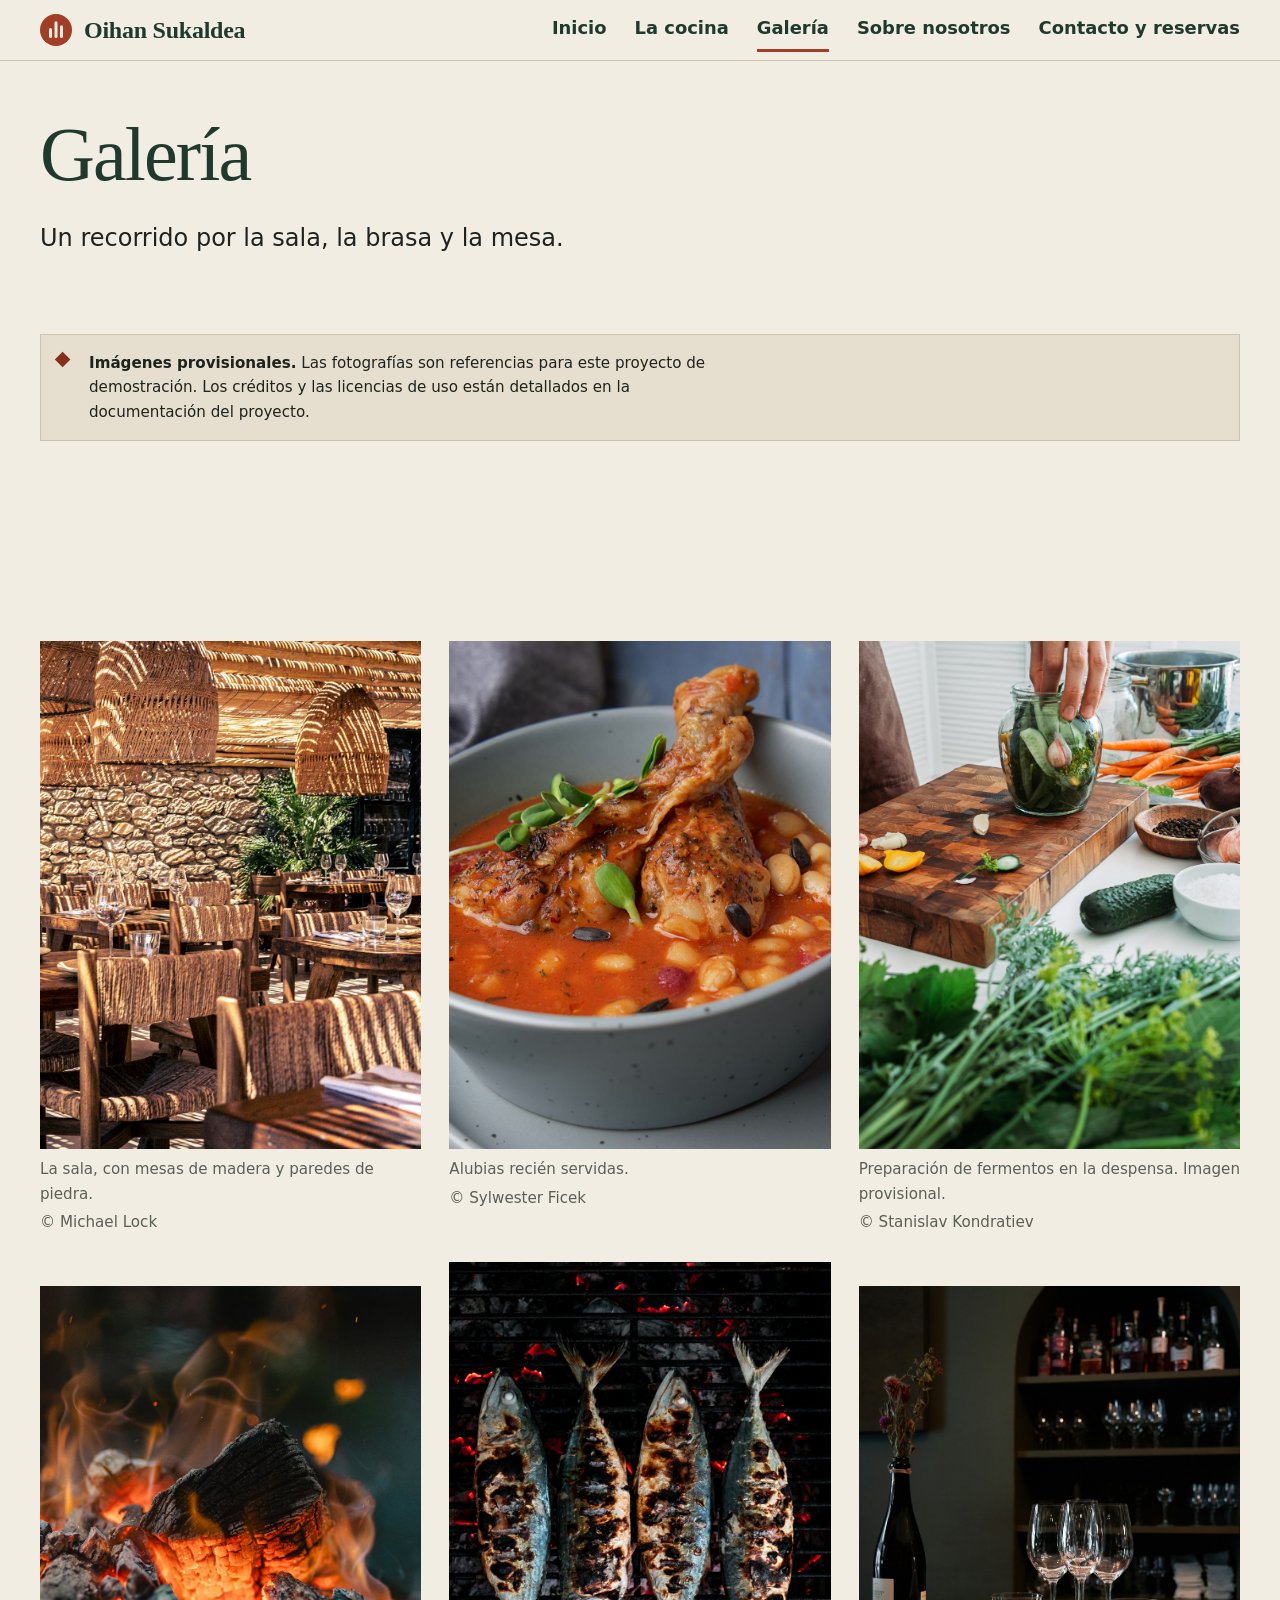
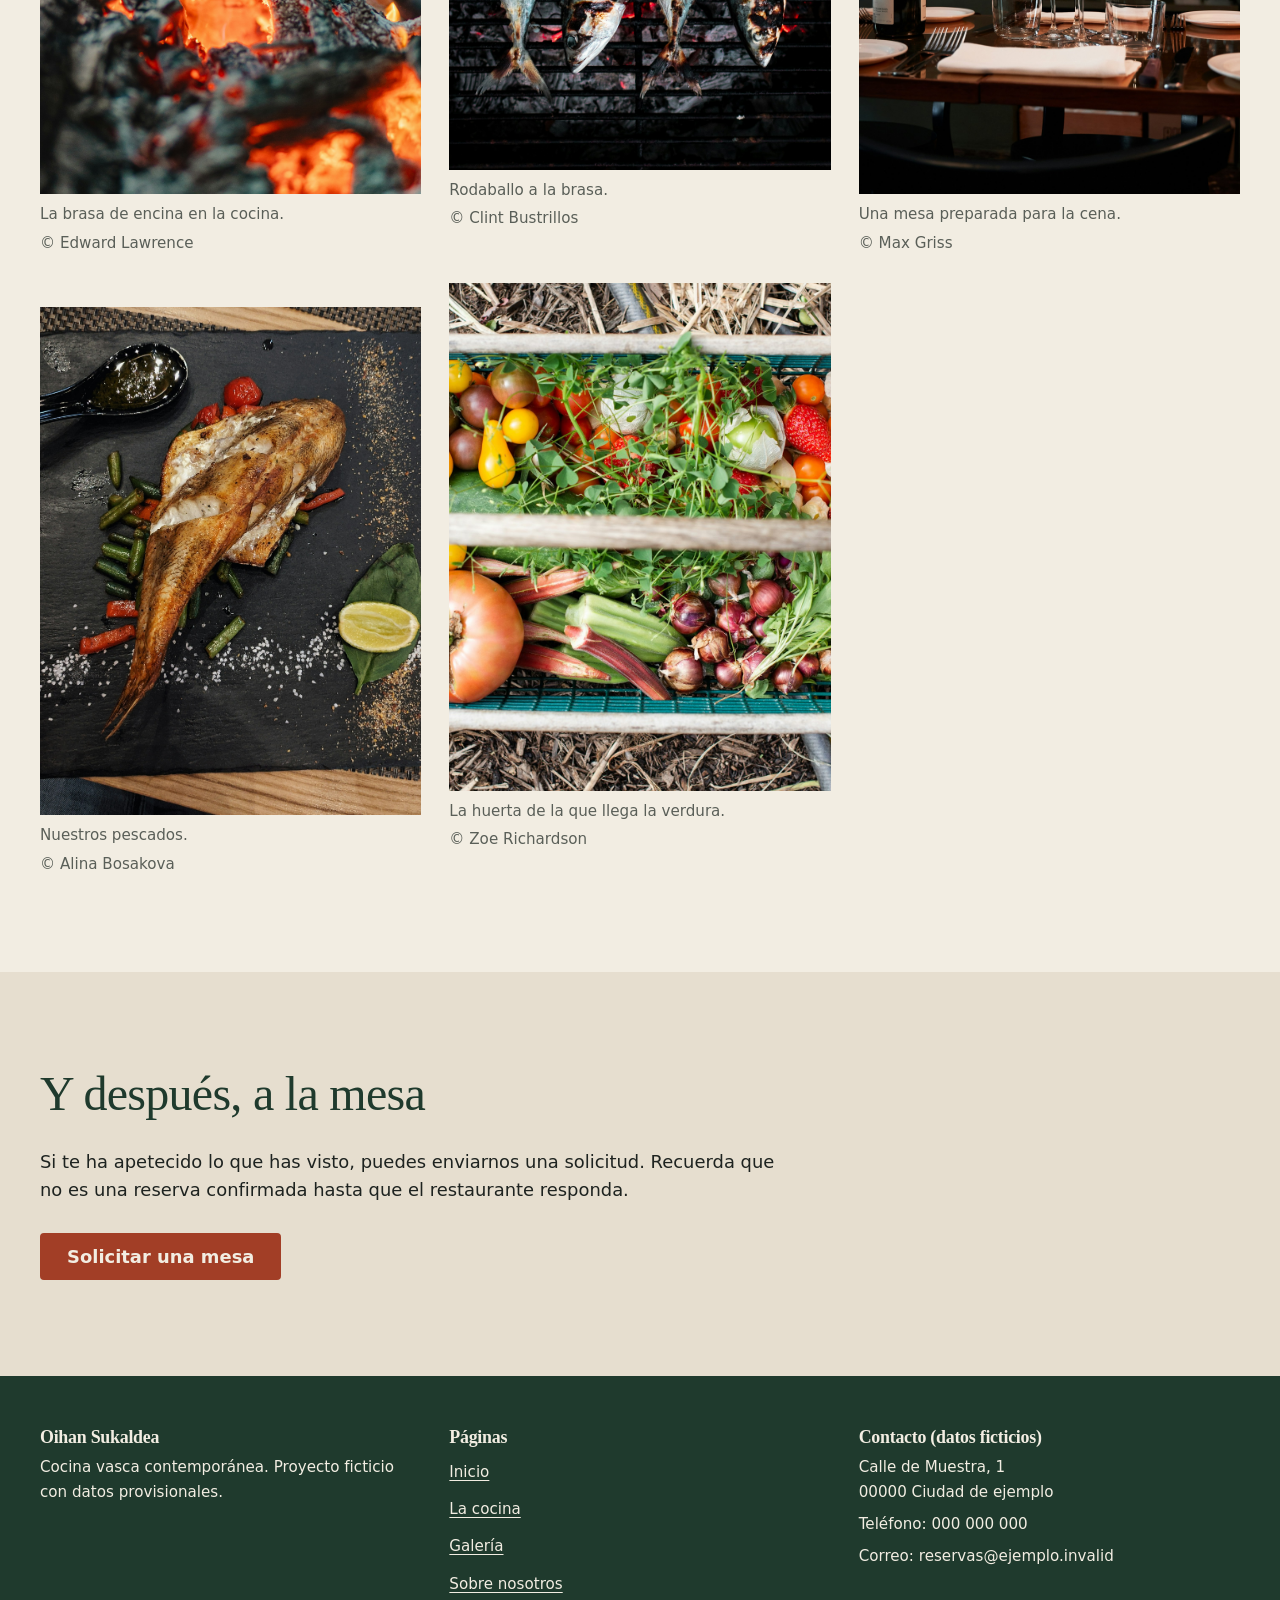
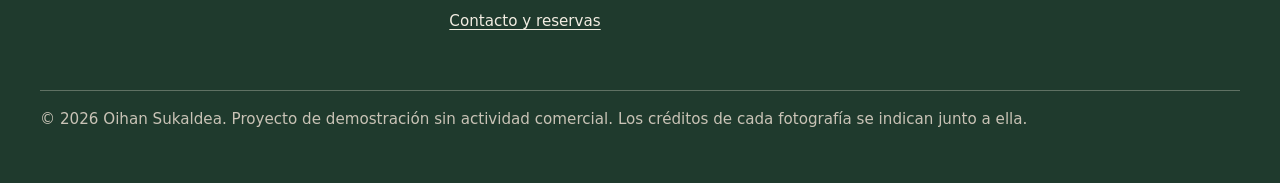
<file: galeria.html>
<!DOCTYPE html>
<html lang="es" class="no-js">
<head>
  <meta charset="utf-8">
  <meta name="viewport" content="width=device-width, initial-scale=1">
  <title>Galería | Oihan Sukaldea</title>
  <meta name="description" content="Galería de Oihan Sukaldea, restaurante ficticio de cocina vasca contemporánea: sala, brasa, platos y huerta. Imágenes provisionales.">
  <meta name="theme-color" content="#f2ede2">
  <meta property="og:type" content="website">
  <meta property="og:locale" content="es_ES">
  <meta property="og:title" content="Galería | Oihan Sukaldea">
  <meta property="og:description" content="Galería de un restaurante ficticio de cocina vasca contemporánea. Imágenes provisionales.">
  <link rel="icon" type="image/svg+xml" href="assets/images/ui/favicon.svg">
  <script>document.documentElement.className = 'js';</script>
  <link rel="stylesheet" href="css/reset.css">
  <link rel="stylesheet" href="css/styles.css">
  <script src="js/main.js" defer onerror="document.documentElement.className = 'no-js'"></script>
</head>
<body>
  <a class="skip-link" href="#contenido">Saltar al contenido</a>

  <header class="site-header">
    <div class="site-header__inner container">
      <a class="site-header__brand" href="index.html">
        <img class="site-header__mark" src="assets/images/ui/logo.svg" alt="" width="32" height="32">
        <span lang="eu">Oihan Sukaldea</span>
      </a>
      <nav class="site-nav" aria-label="Principal">
        <button class="site-nav__toggle" type="button" aria-expanded="false" aria-controls="menu-principal">
          <span class="site-nav__toggle-icon" aria-hidden="true"></span>
          <span>Menú</span>
        </button>
        <ul class="site-nav__list" id="menu-principal" role="list">
          <li class="site-nav__item"><a class="site-nav__link" href="index.html">Inicio</a></li>
          <li class="site-nav__item"><a class="site-nav__link" href="cocina.html">La cocina</a></li>
          <li class="site-nav__item"><a class="site-nav__link" href="galeria.html" aria-current="page">Galería</a></li>
          <li class="site-nav__item"><a class="site-nav__link" href="sobre-nosotros.html">Sobre nosotros</a></li>
          <li class="site-nav__item"><a class="site-nav__link" href="contacto.html">Contacto y reservas</a></li>
        </ul>
      </nav>
    </div>
  </header>

  <main id="contenido" tabindex="-1">
    <header class="page-header">
      <div class="container stack stack--m">
        <h1 class="page-header__title">Galería</h1>
        <p class="lede">Un recorrido por la sala, la brasa y la mesa.</p>
      </div>
    </header>

    <section class="section section--tight container" aria-label="Aviso sobre las imágenes">
      <div class="notice">
        <p><span class="notice__title">Imágenes provisionales.</span> Las fotografías son referencias para este proyecto de demostración. Los créditos y las licencias de uso están detallados en la documentación del proyecto.</p>
      </div>
    </section>

    <section class="section" aria-labelledby="titulo-galeria">
      <div class="container stack stack--l">
        <h2 class="u-visually-hidden" id="titulo-galeria">Fotografías</h2>
        <div class="gallery">
        <figure class="gallery__item">
          <div class="media media--wide">
            <img class="media__img" src="assets/images/sala.jpg" alt="Fotografía de la sala" width="1600" height="900" loading="lazy">
          </div>
          <figcaption class="figure__caption">La sala, con mesas de madera y paredes de piedra.
            <span class="gallery__credit">&copy; Michael Lock</span>
          </figcaption>
        </figure>
        <figure class="gallery__item">
          <div class="media media--portrait">
            <img class="media__img" src="assets/images/brasa.jpg" alt="brasas de una madera" width="900" height="1200" loading="lazy">
          </div>
          <figcaption class="figure__caption">La brasa de encina en la cocina.
            <span class="gallery__credit">&copy; Edward Lawrence</span>
          </figcaption>
        </figure>
        <figure class="gallery__item">
          <div class="media media--square">
            <img class="media__img" src="assets/images/pescados.jpg" alt="Pescados preparados" width="1000" height="1000" loading="lazy">
          </div>
          <figcaption class="figure__caption">Nuestros pescados.
            <span class="gallery__credit">&copy; Alina Bosakova</span>
          </figcaption>
        </figure>
        <figure class="gallery__item">
          <div class="media">
            <img class="media__img" src="assets/images/alubias.jpg" alt="Plato de alubias" width="1200" height="900" loading="lazy">
          </div>
          <figcaption class="figure__caption">Alubias recién servidas.
            <span class="gallery__credit">&copy; Sylwester Ficek</span>
          </figcaption>
        </figure>
        <figure class="gallery__item">
          <div class="media media--portrait">
            <img class="media__img" src="assets/images/rodaballo.jpg" alt="Rodaballo a la brasa" width="900" height="1200" loading="lazy">
          </div>
          <figcaption class="figure__caption">Rodaballo a la brasa.
            <span class="gallery__credit">&copy; Clint Bustrillos</span>
          </figcaption>
        </figure>
        <figure class="gallery__item">
          <div class="media media--wide">
            <img class="media__img" src="assets/images/huerta.jpg" alt="Huerta" width="1600" height="900" loading="lazy">
          </div>
          <figcaption class="figure__caption">La huerta de la que llega la verdura.
            <span class="gallery__credit">&copy; Zoe Richardson</span>
          </figcaption>
        </figure>
        <figure class="gallery__item">
          <div class="media media--square">
            <img class="media__img" src="assets/images/fermentos.jpg" alt="Fermentos siendo envasados" width="1000" height="1000" loading="lazy">
          </div>
          <figcaption class="figure__caption">Preparación de fermentos en la despensa. Imagen provisional.
            <span class="gallery__credit">&copy; Stanislav Kondratiev</span>
          </figcaption>
        </figure>
        <figure class="gallery__item">
          <div class="media">
            <img class="media__img" src="assets/images/mesa.jpg" alt="Mesa preparada" width="1200" height="900" loading="lazy">
          </div>
          <figcaption class="figure__caption">Una mesa preparada para la cena.
            <span class="gallery__credit">&copy; Max Griss</span>
          </figcaption>
        </figure>
        </div>
      </div>
    </section>

    <section class="section surface surface--sand" aria-labelledby="titulo-mesa">
      <div class="container stack stack--m">
        <h2 id="titulo-mesa">Y después, a la mesa</h2>
        <p>Si te ha apetecido lo que has visto, puedes enviarnos una solicitud. Recuerda que no es una reserva confirmada hasta que el restaurante responda.</p>
        <p><a class="button button--primary" href="contacto.html#reserva">Solicitar una mesa</a></p>
      </div>
    </section>
  </main>

  <footer class="site-footer surface surface--forest">
    <div class="container">
      <div class="site-footer__grid">
        <div class="stack stack--2xs">
          <h2 class="site-footer__heading" lang="eu">Oihan Sukaldea</h2>
          <p>Cocina vasca contemporánea. Proyecto ficticio con datos provisionales.</p>
        </div>
        <nav aria-labelledby="pie-paginas">
          <h2 class="site-footer__heading" id="pie-paginas">Páginas</h2>
          <ul class="site-footer__list" role="list">
            <li><a class="site-footer__link" href="index.html">Inicio</a></li>
            <li><a class="site-footer__link" href="cocina.html">La cocina</a></li>
            <li><a class="site-footer__link" href="galeria.html" aria-current="page">Galería</a></li>
            <li><a class="site-footer__link" href="sobre-nosotros.html">Sobre nosotros</a></li>
            <li><a class="site-footer__link" href="contacto.html">Contacto y reservas</a></li>
          </ul>
        </nav>
        <div class="stack stack--2xs">
          <h2 class="site-footer__heading">Contacto (datos ficticios)</h2>
          <address>Calle de Muestra, 1<br>00000 Ciudad de ejemplo</address>
          <p>Teléfono: 000 000 000</p>
          <p>Correo: reservas@ejemplo.invalid</p>
        </div>
      </div>
      <p class="site-footer__legal">© 2026 Oihan Sukaldea. Proyecto de demostración sin actividad comercial. Los créditos de cada fotografía se indican junto a ella.</p>
    </div>
  </footer>
</body>
</html>
</file>
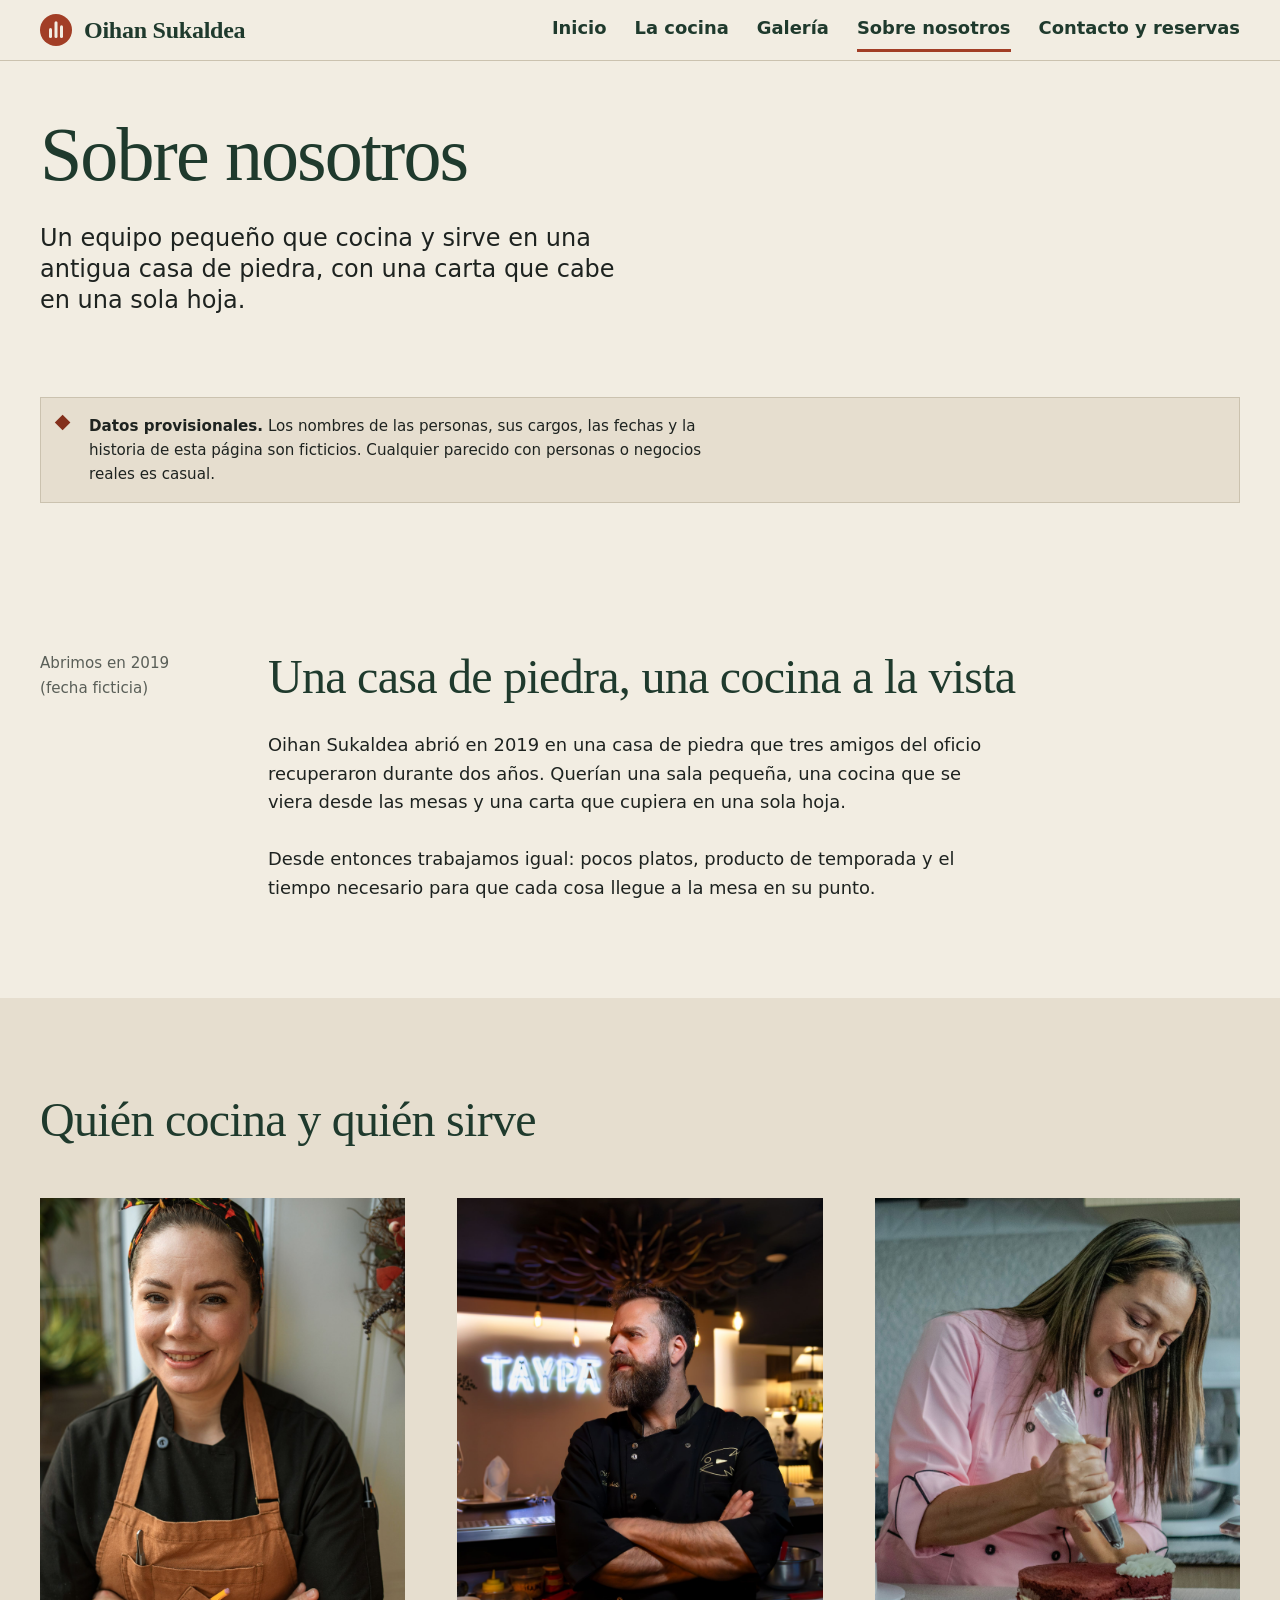
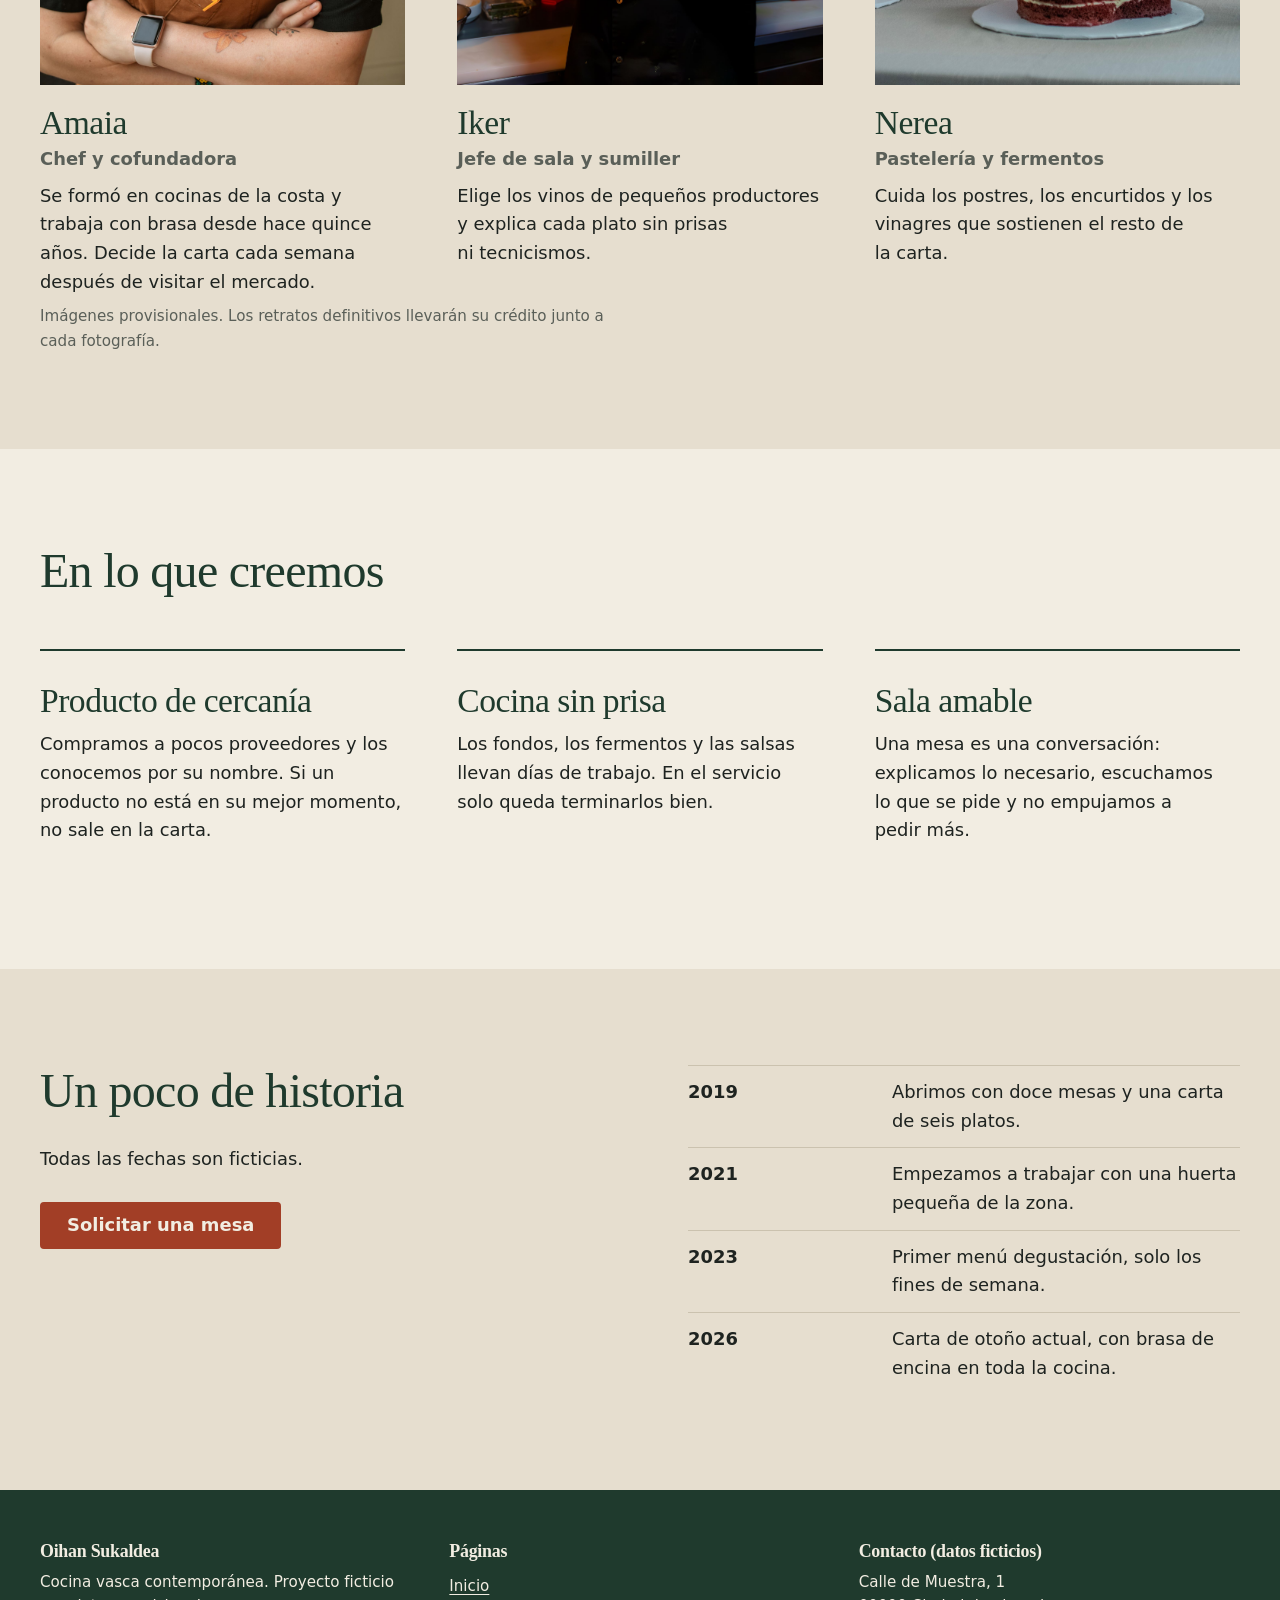
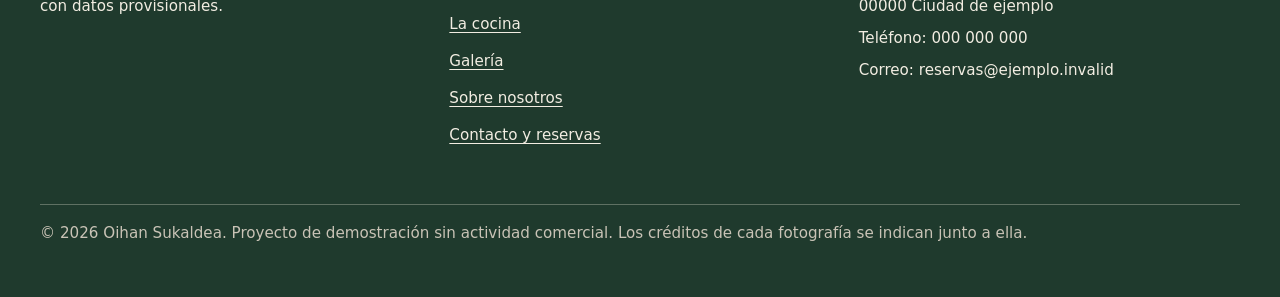
<file: sobre-nosotros.html>
<!DOCTYPE html>
<html lang="es" class="no-js">
<head>
  <meta charset="utf-8">
  <meta name="viewport" content="width=device-width, initial-scale=1">
  <title>Sobre nosotros | Oihan Sukaldea</title>
  <meta name="description" content="Conoce al equipo y la historia de Oihan Sukaldea, restaurante ficticio de cocina vasca contemporánea. Nombres y fechas provisionales.">
  <meta name="theme-color" content="#f2ede2">
  <meta property="og:type" content="website">
  <meta property="og:locale" content="es_ES">
  <meta property="og:title" content="Sobre nosotros | Oihan Sukaldea">
  <meta property="og:description" content="El equipo y la historia de un restaurante ficticio de cocina vasca contemporánea. Datos provisionales.">
  <link rel="icon" type="image/svg+xml" href="assets/images/ui/favicon.svg">
  <script>document.documentElement.className = 'js';</script>
  <link rel="stylesheet" href="css/reset.css">
  <link rel="stylesheet" href="css/styles.css">
  <script src="js/main.js" defer onerror="document.documentElement.className = 'no-js'"></script>
</head>
<body>
  <a class="skip-link" href="#contenido">Saltar al contenido</a>

  <header class="site-header">
    <div class="site-header__inner container">
      <a class="site-header__brand" href="index.html">
        <img class="site-header__mark" src="assets/images/ui/logo.svg" alt="" width="32" height="32">
        <span lang="eu">Oihan Sukaldea</span>
      </a>
      <nav class="site-nav" aria-label="Principal">
        <button class="site-nav__toggle" type="button" aria-expanded="false" aria-controls="menu-principal">
          <span class="site-nav__toggle-icon" aria-hidden="true"></span>
          <span>Menú</span>
        </button>
        <ul class="site-nav__list" id="menu-principal" role="list">
          <li class="site-nav__item"><a class="site-nav__link" href="index.html">Inicio</a></li>
          <li class="site-nav__item"><a class="site-nav__link" href="cocina.html">La cocina</a></li>
          <li class="site-nav__item"><a class="site-nav__link" href="galeria.html">Galería</a></li>
          <li class="site-nav__item"><a class="site-nav__link" href="sobre-nosotros.html" aria-current="page">Sobre nosotros</a></li>
          <li class="site-nav__item"><a class="site-nav__link" href="contacto.html">Contacto y reservas</a></li>
        </ul>
      </nav>
    </div>
  </header>

  <main id="contenido" tabindex="-1">
    <header class="page-header">
      <div class="container stack stack--m">
        <h1 class="page-header__title">Sobre nosotros</h1>
        <p class="lede">Un equipo pequeño que cocina y sirve en una antigua casa de piedra, con una carta que cabe en una sola hoja.</p>
      </div>
    </header>

    <section class="section section--tight container" aria-label="Aviso sobre los datos de esta página">
      <div class="notice">
        <p><span class="notice__title">Datos provisionales.</span> Los nombres de las personas, sus cargos, las fechas y la historia de esta página son ficticios. Cualquier parecido con personas o negocios reales es casual.</p>
      </div>
    </section>

    <section class="section" aria-labelledby="titulo-casa">
      <div class="container">
        <div class="editorial">
          <p class="editorial__rail">Abrimos en 2019 (fecha ficticia)</p>
          <div class="stack stack--m">
            <h2 id="titulo-casa">Una casa de piedra, una cocina a la vista</h2>
            <p>Oihan Sukaldea abrió en 2019 en una casa de piedra que tres amigos del oficio recuperaron durante dos años. Querían una sala pequeña, una cocina que se viera desde las mesas y una carta que cupiera en una sola hoja.</p>
            <p>Desde entonces trabajamos igual: pocos platos, producto de temporada y el tiempo necesario para que cada cosa llegue a la mesa en su punto.</p>
          </div>
        </div>
      </div>
    </section>

    <section class="section surface surface--sand" aria-labelledby="titulo-equipo">
      <div class="container stack stack--l">
        <h2 id="titulo-equipo">Quién cocina y quién sirve</h2>
        <ul class="person-list" role="list">
          <li>
            <article class="person">
              <div class="media media--portrait">
                <img class="media__img" src="assets/images/amaia.jpg" alt="Amaia, chef y cofundadora" width="600" height="800" loading="lazy">
              </div>
              <h3 class="person__name">Amaia</h3>
              <p class="person__role">Chef y cofundadora</p>
              <p>Se formó en cocinas de la costa y trabaja con brasa desde hace quince años. Decide la carta cada semana después de visitar el mercado.</p>
            </article>
          </li>
          <li>
            <article class="person">
              <div class="media media--portrait">
                <img class="media__img" src="assets/images/iker.jpg" alt="Iker, jefe de sala y sumiller" width="600" height="800" loading="lazy">
              </div>
              <h3 class="person__name">Iker</h3>
              <p class="person__role">Jefe de sala y sumiller</p>
              <p>Elige los vinos de pequeños productores y explica cada plato sin prisas ni tecnicismos.</p>
            </article>
          </li>
          <li>
            <article class="person">
              <div class="media media--portrait">
                <img class="media__img" src="assets/images/nerea.jpg" alt="Nerea, repostera" width="600" height="800" loading="lazy">
              </div>
              <h3 class="person__name">Nerea</h3>
              <p class="person__role">Pastelería y fermentos</p>
              <p>Cuida los postres, los encurtidos y los vinagres que sostienen el resto de la carta.</p>
            </article>
          </li>
        </ul>
        <p class="figure__caption">Imágenes provisionales. Los retratos definitivos llevarán su crédito junto a cada fotografía.</p>
      </div>
    </section>

    <section class="section" aria-labelledby="titulo-creemos">
      <div class="container stack stack--l">
        <h2 id="titulo-creemos">En lo que creemos</h2>
        <ul class="topic-list" role="list">
          <li>
            <article class="topic">
              <h3 class="topic__title">Producto de cercanía</h3>
              <p>Compramos a pocos proveedores y los conocemos por su nombre. Si un producto no está en su mejor momento, no sale en la carta.</p>
            </article>
          </li>
          <li>
            <article class="topic">
              <h3 class="topic__title">Cocina sin prisa</h3>
              <p>Los fondos, los fermentos y las salsas llevan días de trabajo. En el servicio solo queda terminarlos bien.</p>
            </article>
          </li>
          <li>
            <article class="topic">
              <h3 class="topic__title">Sala amable</h3>
              <p>Una mesa es una conversación: explicamos lo necesario, escuchamos lo que se pide y no empujamos a pedir más.</p>
            </article>
          </li>
        </ul>
      </div>
    </section>

    <section class="section surface surface--sand" aria-labelledby="titulo-historia">
      <div class="container split">
        <div class="stack stack--m">
          <h2 id="titulo-historia">Un poco de historia</h2>
          <p>Todas las fechas son ficticias.</p>
          <p><a class="button button--primary" href="contacto.html#reserva">Solicitar una mesa</a></p>
        </div>
        <dl class="facts">
          <div class="facts__row">
            <dt class="facts__term">2019</dt>
            <dd class="facts__desc">Abrimos con doce mesas y una carta de seis platos.</dd>
          </div>
          <div class="facts__row">
            <dt class="facts__term">2021</dt>
            <dd class="facts__desc">Empezamos a trabajar con una huerta pequeña de la zona.</dd>
          </div>
          <div class="facts__row">
            <dt class="facts__term">2023</dt>
            <dd class="facts__desc">Primer menú degustación, solo los fines de semana.</dd>
          </div>
          <div class="facts__row">
            <dt class="facts__term">2026</dt>
            <dd class="facts__desc">Carta de otoño actual, con brasa de encina en toda la cocina.</dd>
          </div>
        </dl>
      </div>
    </section>
  </main>

  <footer class="site-footer surface surface--forest">
    <div class="container">
      <div class="site-footer__grid">
        <div class="stack stack--2xs">
          <h2 class="site-footer__heading" lang="eu">Oihan Sukaldea</h2>
          <p>Cocina vasca contemporánea. Proyecto ficticio con datos provisionales.</p>
        </div>
        <nav aria-labelledby="pie-paginas">
          <h2 class="site-footer__heading" id="pie-paginas">Páginas</h2>
          <ul class="site-footer__list" role="list">
            <li><a class="site-footer__link" href="index.html">Inicio</a></li>
            <li><a class="site-footer__link" href="cocina.html">La cocina</a></li>
            <li><a class="site-footer__link" href="galeria.html">Galería</a></li>
            <li><a class="site-footer__link" href="sobre-nosotros.html" aria-current="page">Sobre nosotros</a></li>
            <li><a class="site-footer__link" href="contacto.html">Contacto y reservas</a></li>
          </ul>
        </nav>
        <div class="stack stack--2xs">
          <h2 class="site-footer__heading">Contacto (datos ficticios)</h2>
          <address>Calle de Muestra, 1<br>00000 Ciudad de ejemplo</address>
          <p>Teléfono: 000 000 000</p>
          <p>Correo: reservas@ejemplo.invalid</p>
        </div>
      </div>
      <p class="site-footer__legal">© 2026 Oihan Sukaldea. Proyecto de demostración sin actividad comercial. Los créditos de cada fotografía se indican junto a ella.</p>
    </div>
  </footer>
</body>
</html>
</file>
<file: css/styles.css>
/*!
 * styles.css · Oihan Sukaldea (restaurante ficticio, datos provisionales)
 *
 * Orden de lectura:
 *   0. Orden de capas
 *   1. Tokens (sin capa, a propósito: una sola fuente de verdad)
 *   2. Línea base sin capa (cuerpo, foco visible, movimiento reducido)
 *   3. @layer base        elementos HTML
 *   4. @layer layout      contenedores, rejillas, secciones
 *   5. @layer components  piezas BEM reutilizables
 *   6. @layer utilities   ajustes puntuales
 *
 * Convenciones:
 *   - BEM: .bloque, .bloque__elemento, .bloque--modificador.
 *   - Nesting nativo con "&" SIEMPRE explícito (así funciona también en la
 *     primera versión del nesting, Chrome 112-119 y Safari 16.5-17.1).
 *   - Declaraciones primero y reglas anidadas después: un navegador sin
 *     nesting descarta solo lo anidado y conserva el bloque base.
 *   - Colores solo mediante tokens; las superficies oscuras reasignan los
 *     roles (--color-bg, --color-text...) en lugar de duplicar reglas.
 *   - Puntos de corte en em (respetan el zoom y el tamaño de texto del usuario).
 *
 * Contrato con el HTML (lo usarán las fases 2 y 3):
 *   <html lang="es" class="no-js">
 *     <head> ... <script>document.documentElement.className = 'js';</script>
 *   La clase .js activa el menú plegable. Sin JavaScript el menú queda
 *   siempre visible como lista de enlaces.
 */

/* 0. Orden de capas */
@layer reset, base, layout, components, utilities;

/* 1. Tokens */
:root {
  color-scheme: light;

  /* Paleta (contrastes calculados a mano; verificar con una herramienta) */
  --color-paper: #f2ede2; /* fondo general */
  --color-sand: #e6decf; /* fondo de secciones alternas */
  --color-ink: #1e2320; /* texto, ~14:1 sobre papel */
  --color-ink-muted: #5a5f58; /* texto secundario, ~5,6:1 sobre papel */
  --color-forest: #1f3a2d; /* titulares y superficies oscuras, ~10,5:1 */
  --color-brick: #a23e26; /* acción principal, ~5,5:1 sobre papel */
  --color-brick-deep: #84301c; /* enlaces y estados hover, ~7,4:1 */
  --color-paper-muted: #c9c3b6; /* texto secundario sobre verde, ~7:1 */
  --color-error: #9c1f1f; /* errores, ~6,8:1 (siempre con icono y texto) */
  --color-field: #fbf9f4; /* fondo de campos de formulario */

  /* Roles semánticos: las superficies los reasignan */
  --color-bg: var(--color-paper);
  --color-text: var(--color-ink);
  --color-muted: var(--color-ink-muted);
  --color-heading: var(--color-forest);
  --color-link: var(--color-brick-deep);
  --color-rule: #cbc2af; /* filetes decorativos, nunca para información */
  --focus-color: var(--color-forest);
  --focus-width: 3px;
  --focus-offset: 3px;

  /* Tipografía: pilas del sistema, sin descargas */
  --font-display: "Iowan Old Style", "Palatino Linotype", Palatino, "Book Antiqua", "URW Palladio L", P052, Georgia, serif;
  --font-body: system-ui, -apple-system, "Segoe UI", Roboto, "Helvetica Neue", Arial, sans-serif;

  --step--1: clamp(0.875rem, 0.85rem + 0.12vw, 0.95rem);
  --step-0: clamp(1rem, 0.96rem + 0.2vw, 1.125rem);
  --step-1: clamp(1.25rem, 1.15rem + 0.5vw, 1.5rem);
  --step-2: clamp(1.563rem, 1.35rem + 1vw, 2.1rem);
  --step-3: clamp(1.95rem, 1.55rem + 2vw, 3rem);
  --step-4: clamp(2.44rem, 1.7rem + 3.6vw, 4.5rem);
  --step-5: clamp(3rem, 1.8rem + 6vw, 7rem);

  --leading-tight: 1.08;
  --leading-snug: 1.3;
  --leading-body: 1.6;
  --measure: 65ch;

  /* Espaciado */
  --space-3xs: 0.25rem;
  --space-2xs: 0.5rem;
  --space-xs: 0.75rem;
  --space-s: 1rem;
  --space-m: clamp(1.25rem, 1.05rem + 1vw, 1.75rem);
  --space-l: clamp(2rem, 1.5rem + 2.5vw, 3.25rem);
  --space-xl: clamp(3rem, 2rem + 5vw, 6rem);
  --space-2xl: clamp(4rem, 2.5rem + 8vw, 9rem);

  /* Layout */
  --container: 80rem;
  --container-narrow: 48rem;
  --gutter: clamp(1rem, 0.5rem + 3vw, 2.5rem);
  --rail-width: 11rem;

  /* Varios */
  --radius: 0.25rem;
  --target-size: 2.75rem; /* 44 px: por encima del mínimo de 24 px de WCAG 2.5.8 */
  --duration: 180ms;
  --ease: cubic-bezier(0.2, 0.7, 0.2, 1);
}

/* 2. Línea base sin capa
   Foco y movimiento reducido viven fuera de las capas a propósito:
   una regla sin capa gana a cualquier regla con capa, así que ningún
   componente puede quitar el foco o las preferencias de movimiento por
   accidente. Para cambiar el color del foco se reasigna --focus-color. */
body {
  font-family: var(--font-body);
  font-size: var(--step-0);
  line-height: var(--leading-body);
  color: var(--color-text);
  background-color: var(--color-bg);
}

:focus {
  outline: var(--focus-width) solid var(--focus-color);
  outline-offset: var(--focus-offset);
}

/* Si el navegador no entiende :focus-visible descarta esta regla y el foco
   se muestra siempre (mejor un anillo de más que ninguno). */
:focus:not(:focus-visible) {
  outline: none;
}

/* Contenedores a los que se envía el foco por script (p. ej. <main tabindex="-1">) */
[tabindex="-1"]:focus {
  outline: none;
}

@media (prefers-reduced-motion: no-preference) {
  html {
    scroll-behavior: smooth;
  }
}

@media (prefers-reduced-motion: reduce) {
  *,
  *::before,
  *::after {
    animation-duration: 0.01ms !important;
    animation-iteration-count: 1 !important;
    transition-duration: 0.01ms !important;
    scroll-behavior: auto !important;
  }
}

/* 3. Base */
@layer base {
  html {
    scroll-padding-block-start: var(--space-m);
  }

  h1,
  h2,
  h3,
  h4 {
    font-family: var(--font-display);
    font-weight: 400;
    line-height: var(--leading-tight);
    letter-spacing: -0.015em;
    color: var(--color-heading);
  }

  h1 {
    font-size: var(--step-4);
  }

  h2 {
    font-size: var(--step-3);
  }

  h3 {
    font-size: var(--step-2);
    line-height: var(--leading-snug);
  }

  h4 {
    font-size: var(--step-1);
    font-weight: 700;
    line-height: var(--leading-snug);
  }

  p {
    max-inline-size: var(--measure);
  }

  strong,
  b {
    font-weight: 700;
  }

  /* El subrayado no depende del color: cumple WCAG 1.4.1 */
  a {
    color: var(--color-link);
    text-decoration: underline;
    text-decoration-thickness: 0.08em;
    text-underline-offset: 0.2em;

    &:hover {
      text-decoration-thickness: 0.16em;
    }
  }

  address {
    font-style: normal;
  }

  hr {
    margin: 0;
    border: 0;
    border-block-start: 1px solid var(--color-rule);
  }

  ::selection {
    background-color: var(--color-forest);
    color: var(--color-paper);
  }
}

/* 4. Layout */
@layer layout {
  .container {
    inline-size: 100%;
    max-inline-size: calc(var(--container) + 2 * var(--gutter));
    margin-inline: auto;
    padding-inline: var(--gutter);

    &.container--narrow {
      max-inline-size: calc(var(--container-narrow) + 2 * var(--gutter));
    }
  }

  /* Espaciado vertical entre hermanos directos */
  .stack {
    & > * + * {
      margin-block-start: var(--stack-space, var(--space-s));
    }
  }

  .stack--2xs {
    --stack-space: var(--space-2xs);
  }

  .stack--xs {
    --stack-space: var(--space-xs);
  }

  .stack--m {
    --stack-space: var(--space-m);
  }

  .stack--l {
    --stack-space: var(--space-l);
  }

  .cluster {
    display: flex;
    flex-wrap: wrap;
    align-items: center;
    gap: var(--cluster-gap, var(--space-s));
  }

  .section {
    padding-block: var(--space-xl);

    &.section--tight {
      padding-block: var(--space-l);
    }
  }

  /* Rejilla fluida sin puntos de corte; --grid-min fija el ancho mínimo de columna */
  .grid {
    display: grid;
    gap: var(--grid-gap, var(--space-m));
    grid-template-columns: repeat(auto-fit, minmax(16rem, 1fr));
    grid-template-columns: repeat(auto-fit, minmax(min(100%, var(--grid-min, 16rem)), 1fr));
  }

  /* Maquetación editorial: columna lateral estrecha + cuerpo.
     En móvil se apila; el contenido sigue el orden del código. */
  .editorial {
    display: grid;
    gap: var(--space-s) var(--space-l);
  }

  .editorial__rail {
    font-size: var(--step--1);
    color: var(--color-muted);
  }

  @media (min-width: 56em) {
    .editorial {
      grid-template-columns: minmax(0, var(--rail-width)) minmax(0, 1fr);
    }
  }

  /* Dos columnas iguales a partir de escritorio; una sola en móvil */
  .split {
    display: grid;
    gap: var(--space-l);
  }

  @media (min-width: 56em) {
    .split {
      grid-template-columns: repeat(2, minmax(0, 1fr));
      gap: var(--space-xl);
    }
  }
}

/* 5. Componentes */
@layer components {
  /* 5.1 Superficies: reasignan los roles de color */
  .surface {
    background-color: var(--color-bg);
    color: var(--color-text);
  }

  .surface--sand {
    --color-bg: var(--color-sand);
  }

  .surface--forest {
    --color-bg: var(--color-forest);
    --color-text: var(--color-paper);
    --color-muted: var(--color-paper-muted);
    --color-heading: var(--color-paper);
    --color-link: var(--color-paper);
    --color-rule: rgb(242 237 226 / 0.3);
    --focus-color: var(--color-paper);
  }

  /* 5.2 Enlace para saltar al contenido (WCAG 2.4.1) */
  .skip-link {
    position: absolute;
    inset-block-start: var(--space-2xs);
    inset-inline-start: var(--space-2xs);
    z-index: 100;
    padding: var(--space-xs) var(--space-s);
    background-color: var(--color-forest);
    color: var(--color-paper);
    font-weight: 700;
    transform: translateY(-200%);

    &:focus {
      transform: none;
    }
  }

  /* 5.3 Botones y enlaces con aspecto de botón */
  .button {
    display: inline-flex;
    align-items: center;
    justify-content: center;
    gap: var(--space-2xs);
    min-block-size: var(--target-size);
    padding: 0.6em 1.4em;
    border: 2px solid var(--button-border, var(--button-bg, var(--color-brick)));
    border-radius: var(--radius);
    background-color: var(--button-bg, var(--color-brick));
    color: var(--button-fg, var(--color-paper));
    font-weight: 700;
    line-height: 1.2;
    text-align: center;
    text-decoration: none;
    cursor: pointer;
    transition: background-color var(--duration) var(--ease), color var(--duration) var(--ease);

    &:hover {
      --button-bg: var(--color-brick-deep);
    }

    &[aria-disabled="true"],
    &:disabled {
      opacity: 0.6;
      cursor: not-allowed;
    }
  }

  /* Variante de contorno: toma sus colores de los roles de la superficie */
  .button--secondary {
    --button-bg: transparent;
    --button-border: var(--color-heading);
    --button-fg: var(--color-heading);

    &:hover {
      --button-bg: var(--color-heading);
      --button-fg: var(--color-bg);
    }
  }

  .surface--forest .button--primary {
    --button-border: var(--color-paper);
  }

  /* 5.4 Aviso de datos provisionales.
     El rombo (::before) es decorativo: el significado está en el texto. */
  .notice {
    position: relative;
    padding: var(--space-s) var(--space-m) var(--space-s) calc(var(--space-m) + 1.25rem);
    border: 1px solid var(--color-rule);
    background-color: var(--color-sand);
    color: var(--color-ink);
    font-size: var(--step--1);

    &::before {
      content: "";
      position: absolute;
      inset-block-start: 1.25em;
      inset-inline-start: var(--space-s);
      inline-size: 0.7rem;
      block-size: 0.7rem;
      background-color: var(--color-brick-deep);
      transform: rotate(45deg);
    }
  }

  .notice__title {
    font-weight: 700;
  }

  /* 5.5 Cabecera y navegación principal
     Sin JavaScript: lista de enlaces siempre visible y plegada en varias líneas.
     Con JavaScript (.js) y pantalla estrecha: botón "Menú" que abre un panel. */
  .site-header {
    position: relative;
    background-color: var(--color-bg);
    border-block-end: 1px solid var(--color-rule);
  }

  .site-header__inner {
    display: flex;
    flex-wrap: wrap;
    align-items: center;
    justify-content: space-between;
    gap: var(--space-2xs) var(--space-m);
    padding-block: var(--space-2xs);
  }

  .site-header__brand {
    display: inline-flex;
    align-items: center;
    gap: var(--space-xs);
    min-block-size: var(--target-size);
    color: var(--color-heading);
    font-family: var(--font-display);
    font-size: var(--step-1);
    font-weight: 700;
    letter-spacing: -0.01em;
    text-decoration: none;

    &:hover {
      text-decoration: underline;
    }
  }

  .site-header__mark {
    inline-size: 2rem;
    block-size: 2rem;
    flex: none;
  }

  .site-nav {
    flex: 1 1 100%;
  }

  .site-nav__toggle {
    display: none;
  }

  .site-nav__list {
    display: flex;
    flex-wrap: wrap;
    gap: 0 var(--space-m);
    margin: 0;
    padding: 0;
  }

  .site-nav__link {
    display: flex;
    align-items: center;
    min-block-size: var(--target-size);
    border-block-end: 3px solid transparent;
    color: var(--color-heading);
    font-weight: 600;
    text-decoration: none;

    &:hover {
      text-decoration: underline;
      text-decoration-thickness: 0.12em;
      text-underline-offset: 0.3em;
    }

    /* Página actual: negrita + filete inferior, no solo color (WCAG 1.4.1) */
    &[aria-current="page"] {
      border-block-end-color: var(--color-brick);
      font-weight: 700;
    }
  }

  /* Escritorio: lista horizontal a la derecha de la marca */
  @media (min-width: 56em) {
    .site-nav {
      flex: 0 1 auto;
    }
  }

  /* Móvil con JavaScript: menú plegable.
     Se usa max-width a propósito: el comportamiento solo existe en pantalla estrecha. */
  @media (max-width: 55.99em) {
    .js .site-nav {
      flex: 0 0 auto;
    }

    .js .site-nav__toggle {
      display: inline-flex;
      align-items: center;
      gap: var(--space-xs);
      min-block-size: var(--target-size);
      padding: 0 var(--space-s);
      border: 2px solid var(--color-heading);
      border-radius: var(--radius);
      background-color: transparent;
      color: var(--color-heading);
      font-weight: 700;
      cursor: pointer;
    }

    .js .site-nav__toggle[aria-expanded="false"] + .site-nav__list {
      display: none;
    }

    .js .site-nav__list {
      position: absolute;
      inset-inline: 0;
      inset-block-start: 100%;
      z-index: 50;
      flex-direction: column;
      flex-wrap: nowrap;
      gap: 0;
      padding: var(--space-2xs) var(--gutter) var(--space-s);
      background-color: var(--color-sand);
      border-block-end: 1px solid var(--color-rule);
    }

    .js .site-nav__item + .site-nav__item {
      border-block-start: 1px solid var(--color-rule);
    }
  }

  /* Icono de hamburguesa dibujado con CSS; decorativo (aria-hidden en el HTML) */
  .site-nav__toggle-icon {
    position: relative;
    inline-size: 1.25rem;
    block-size: 2px;
    background-color: currentcolor;
    transition: background-color var(--duration) var(--ease);

    &::before,
    &::after {
      content: "";
      position: absolute;
      inset-inline-start: 0;
      inline-size: 100%;
      block-size: 2px;
      background-color: currentcolor;
      transition: transform var(--duration) var(--ease);
    }

    &::before {
      inset-block-start: -0.4rem;
    }

    &::after {
      inset-block-start: 0.4rem;
    }
  }

  .site-nav__toggle[aria-expanded="true"] .site-nav__toggle-icon {
    background-color: transparent;

    &::before {
      transform: translateY(0.4rem) rotate(45deg);
    }

    &::after {
      transform: translateY(-0.4rem) rotate(-45deg);
    }
  }

  /* Mejora con :has(): la cabecera adopta el color del panel al abrirlo.
     Sin :has() la cabecera mantiene su fondo y el panel sigue siendo legible. */
  @supports selector(:has(*)) {
    .site-header:has(.site-nav__toggle[aria-expanded="true"]) {
      background-color: var(--color-sand);
    }
  }

  /* 5.6 Pie de página (se combina con .surface .surface--forest) */
  .site-footer {
    padding-block: var(--space-l);
    font-size: var(--step--1);
  }

  .site-footer__grid {
    display: grid;
    gap: var(--space-l) var(--space-m);
    grid-template-columns: repeat(auto-fit, minmax(14rem, 1fr));
    grid-template-columns: repeat(auto-fit, minmax(min(100%, 14rem), 1fr));
  }

  .site-footer__heading {
    margin-block-end: var(--space-2xs);
    font-size: var(--step-0);
    font-weight: 700;
    color: var(--color-heading);
  }

  .site-footer__list {
    display: grid;
    gap: var(--space-3xs);
  }

  .site-footer__link {
    display: inline-block;
    padding-block: 0.3em;
  }

  .site-footer__legal {
    max-inline-size: none;
    margin-block-start: var(--space-l);
    padding-block-start: var(--space-s);
    border-block-start: 1px solid var(--color-rule);
    color: var(--color-muted);
  }

  /* 5.7 Contenedor de imagen con proporción fija */
  .media {
    aspect-ratio: var(--media-ratio, 4 / 3);
    overflow: hidden;
    background-color: var(--color-sand);
  }

  .media__img {
    inline-size: 100%;
    block-size: 100%;
    object-fit: cover;
  }

  .media--wide {
    --media-ratio: 16 / 9;
  }

  .media--square {
    --media-ratio: 1 / 1;
  }

  .media--portrait {
    --media-ratio: 3 / 4;
  }

  .figure__caption {
    margin-block-start: var(--space-2xs);
    color: var(--color-muted);
    font-size: var(--step--1);
  }

  /* 5.8 Portada: hero */
  .hero {
    padding-block: var(--space-l) var(--space-xl);
  }

  .hero__inner {
    display: grid;
    gap: var(--space-l);
    align-items: end;
  }

  .hero__title {
    font-size: clamp(2.5rem, 1.6rem + 5.2vw, 5.75rem);
    line-height: var(--leading-tight);
    letter-spacing: -0.025em;
  }

  .hero__media {
    min-inline-size: 0;
  }

  .lede {
    max-inline-size: 40ch;
    font-size: var(--step-1);
    line-height: var(--leading-snug);
  }

  .hero__note {
    color: var(--color-muted);
    font-size: var(--step--1);
  }

  @media (min-width: 56em) {
    .hero__inner {
      grid-template-columns: minmax(0, 7fr) minmax(0, 5fr);
      gap: var(--space-xl);
    }
  }

  /* 5.9 Platos: el filete superior separa cada plato de los demás */
  .dish-list,
  .topic-list {
    display: grid;
    gap: 0 var(--space-l);
    grid-template-columns: repeat(auto-fit, minmax(16rem, 1fr));
    grid-template-columns: repeat(auto-fit, minmax(min(100%, 16rem), 1fr));
  }

  .dish,
  .topic {
    block-size: 100%;
    padding-block: var(--space-m);
    border-block-start: 2px solid var(--color-heading);
  }

  .dish__name,
  .topic__title {
    margin-block-end: var(--space-2xs);
  }

  /* 5.10 Lista de datos (horarios, dirección) con <dl> */
  .facts {
    display: grid;
    margin: 0;
  }

  .facts__row {
    display: grid;
    gap: var(--space-3xs) var(--space-m);
    padding-block: var(--space-xs);
    border-block-start: 1px solid var(--color-rule);
  }

  .facts__term {
    font-weight: 700;
  }

  .facts__desc {
    margin: 0;
  }

  @media (min-width: 40em) {
    .facts__row {
      grid-template-columns: 11rem minmax(0, 1fr);
    }
  }

  /* 5.11 Cabecera de página interior (h1 + entradilla) */
  .page-header {
    padding-block: var(--space-l) var(--space-m);
  }

  .page-header__title {
    font-size: clamp(2.25rem, 1.5rem + 4.2vw, 4.75rem);
    line-height: var(--leading-tight);
    letter-spacing: -0.025em;
  }

  /* 5.12 Carta: grupos de platos con precio */
  .menu-groups {
    display: grid;
    gap: var(--space-l) var(--space-xl);
    grid-template-columns: repeat(auto-fit, minmax(20rem, 1fr));
    grid-template-columns: repeat(auto-fit, minmax(min(100%, 20rem), 1fr));
  }

  /* min-inline-size: 0 evita que un hijo largo ensanche la columna de la rejilla */
  .menu-group,
  .person {
    min-inline-size: 0;
  }

  .menu-group__title {
    padding-block-end: var(--space-2xs);
    border-block-end: 2px solid var(--color-heading);
  }

  .menu-item {
    padding-block: var(--space-s);
    border-block-end: 1px solid var(--color-rule);
  }

  .menu-item__head {
    display: grid;
    grid-template-columns: minmax(0, 1fr) auto;
    align-items: baseline;
    gap: var(--space-3xs) var(--space-m);
  }

  .menu-item__name {
    font-size: var(--step-1);
  }

  .menu-item__price {
    font-weight: 700;
    font-variant-numeric: tabular-nums;
    white-space: nowrap;
  }

  .menu-item__desc {
    margin-block-start: var(--space-3xs);
    color: var(--color-muted);
  }

  /* Etiqueta con texto y contorno: no depende del color */
  .menu-item__tag {
    display: inline-block;
    margin-inline-start: var(--space-2xs);
    padding: 0 0.4em;
    border: 1px solid currentcolor;
    border-radius: var(--radius);
    color: var(--color-heading);
    font-size: var(--step--1);
    font-weight: 700;
  }

  /* 5.13 Menú degustación: lista ordenada porque los pases son una secuencia real */
  .courses {
    margin: 0;
    padding-inline-start: 1.75em;

    & > li + li {
      margin-block-start: var(--space-xs);
    }

    & > li {
      padding-inline-start: var(--space-3xs);
    }

    & > li::marker {
      color: var(--color-link);
      font-family: var(--font-display);
      font-weight: 700;
    }
  }

  /* 5.14 Personas del equipo */
  .person-list {
    display: grid;
    gap: var(--space-l);
    grid-template-columns: repeat(auto-fit, minmax(15rem, 1fr));
    grid-template-columns: repeat(auto-fit, minmax(min(100%, 15rem), 1fr));
  }

  .person__name {
    margin-block-start: var(--space-s);
  }

  .person__role {
    margin-block-end: var(--space-2xs);
    color: var(--color-muted);
    font-weight: 700;
  }

  /* 5.15 Galería: columnas en flujo (estilo mosaico).
     El orden visual sigue el orden del código: baja por cada columna y pasa a la
     siguiente, así que el orden de lectura coincide con el del HTML. */
  .gallery {
    column-width: 20rem;
    column-gap: var(--space-m);
  }

  .gallery .media {
    --media-ratio: 3 / 4;
  }

  .gallery__item {
    margin-block-end: var(--space-l);
    break-inside: avoid;
    page-break-inside: avoid;
  }

  .gallery__credit {
    display: block;
    margin-block-start: var(--space-3xs);
  }

  /* 5.16 Formulario.
     Un error se comunica con texto ("Error: ..."), un icono con forma propia,
     el color y un borde reforzado: nunca solo con el color (WCAG 1.4.1). */
  .form {
    display: grid;
    gap: var(--space-l);
  }

  /* El formulario y el resultado comparten columna legible y alineada a la izquierda */
  .form,
  .request-result {
    inline-size: 100%;
    max-inline-size: 40rem;
  }

  .form__group {
    display: grid;
    gap: var(--space-m);
    margin: 0;
    padding: 0;
    border: 0;
    min-inline-size: 0;
  }

  .form__legend {
    margin-block-end: var(--space-xs);
    padding: 0;
    color: var(--color-heading);
    font-family: var(--font-display);
    font-size: var(--step-2);
    line-height: var(--leading-snug);
  }

  .form__note {
    color: var(--color-muted);
    font-size: var(--step--1);
  }

  .field {
    display: grid;
    gap: var(--space-3xs);
  }

  .field__label {
    font-weight: 700;
  }

  .field__flag {
    color: var(--color-muted);
    font-weight: 400;
  }

  .field__hint {
    color: var(--color-muted);
    font-size: var(--step--1);
  }

  .field__control {
    inline-size: 100%;
    min-block-size: var(--target-size);
    padding: 0.5em 0.75em;
    border: 2px solid var(--color-ink-muted);
    border-radius: var(--radius);
    background-color: var(--color-field);
    color: var(--color-ink);
    line-height: 1.4;

    &:hover {
      border-color: var(--color-ink);
    }

    /* El refuerzo va en box-shadow para no desplazar el contenido al aparecer */
    &[aria-invalid="true"] {
      border-color: var(--color-error);
      box-shadow: inset 0 0 0 1px var(--color-error);
    }
  }

  .field__error {
    display: flex;
    align-items: flex-start;
    gap: var(--space-2xs);
    color: var(--color-error);
    font-weight: 600;

    &::before {
      content: "";
      flex: none;
      inline-size: 1.1em;
      block-size: 1.1em;
      margin-block-start: 0.2em;
      background-color: currentcolor;
      clip-path: polygon(50% 0, 100% 100%, 0 100%);
    }
  }

  .error-summary {
    padding: var(--space-m);
    border: 3px solid var(--color-error);
    background-color: var(--color-field);
    color: var(--color-ink);
  }

  .error-summary__title {
    color: var(--color-error);
    font-family: var(--font-body);
    font-size: var(--step-1);
    font-weight: 700;
  }

  .error-summary__list {
    display: grid;
    gap: var(--space-2xs);
    margin-block-start: var(--space-xs);
  }

  .error-summary__link {
    color: var(--color-error);
    font-weight: 700;
  }

  /* Resultado: se muestra con JavaScript (data-visible) o, sin él, al llegar
     con #resultado tras enviar el formulario (:target). */
  .request-result {
    display: none;
    padding: var(--space-m);
    border: 2px solid var(--color-heading);
    background-color: var(--color-sand);
    scroll-margin-block: var(--space-m);

    &:target,
    &[data-visible="true"] {
      display: block;
    }
  }

  /* Modo de alto contraste de Windows: los fondos se anulan, así que los
     dibujos hechos con background necesitan colores de sistema. */
  @media (forced-colors: active) {
    .button {
      border-color: ButtonText;
    }

    .site-nav__toggle-icon,
    .site-nav__toggle-icon::before,
    .site-nav__toggle-icon::after,
    .notice::before,
    .field__error::before {
      forced-color-adjust: none;
      background-color: ButtonText;
    }

    .site-nav__toggle[aria-expanded="true"] .site-nav__toggle-icon {
      background-color: transparent;
    }
  }
}

/* 6. Utilidades */
@layer utilities {
  .u-visually-hidden {
    position: absolute;
    inline-size: 1px;
    block-size: 1px;
    margin: -1px;
    padding: 0;
    border: 0;
    overflow: hidden;
    clip: rect(0 0 0 0);
    clip-path: inset(50%);
    white-space: nowrap;
  }

  .u-text-display {
    font-size: var(--step-5);
    line-height: var(--leading-tight);
    letter-spacing: -0.025em;
  }

  .u-text-muted {
    color: var(--color-muted);
  }

  .u-text-small {
    font-size: var(--step--1);
  }
}
</file>
